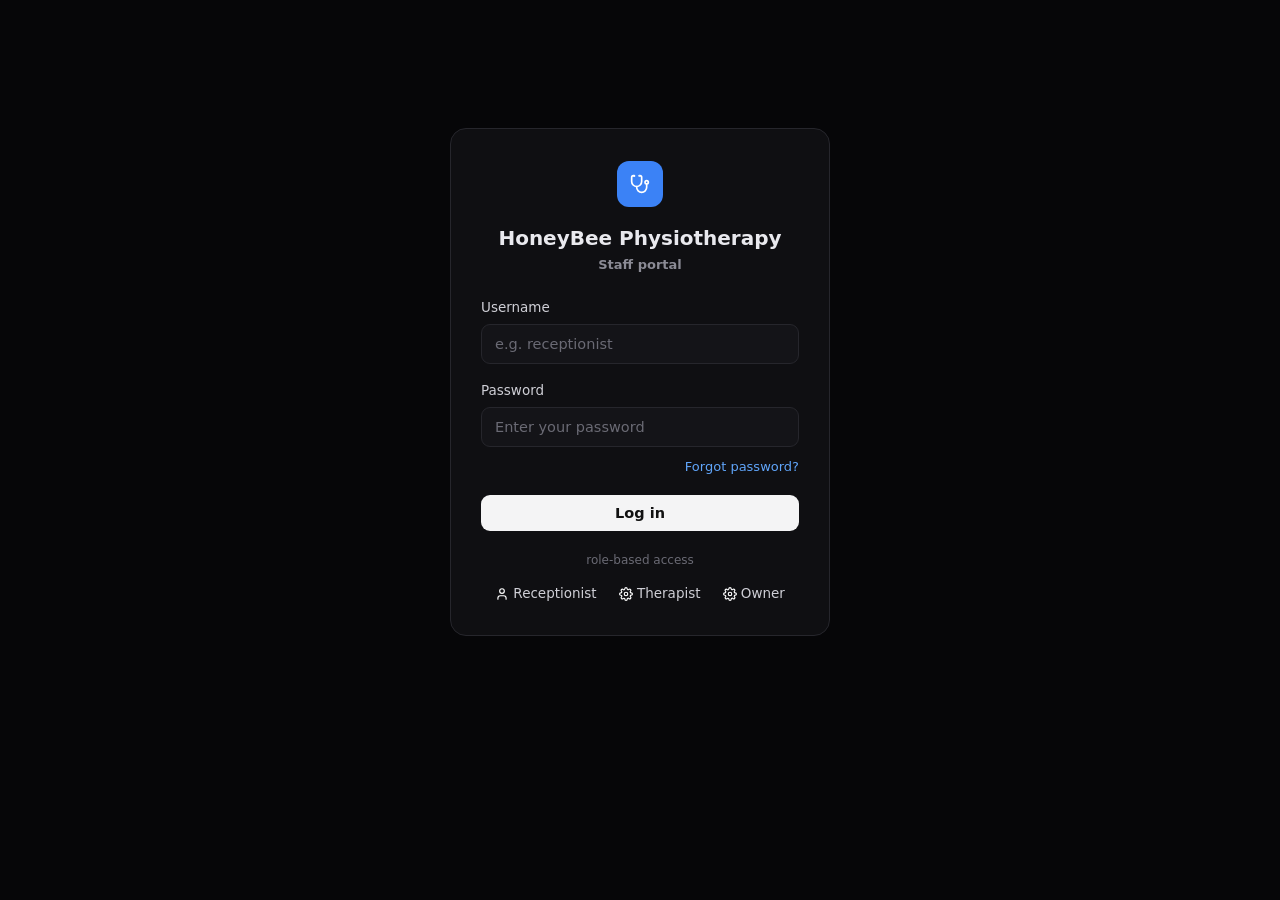
<file: index.html>
<!DOCTYPE html>
<html lang="en">
<head>
<meta charset="utf-8">
<meta name="viewport" content="width=device-width, initial-scale=1">
<title>HoneyBee Physiotherapy</title>
<link rel="stylesheet" href="styles.css">
</head>
<body>
<div class="login-wrap" data-page="login">
  <form class="login-card" id="loginForm">
    <div class="login-logo"><span class="brand-icon"><svg class="icon"><use href="icons.svg#stethoscope"/></svg></span></div>
    <h1>HoneyBee Physiotherapy</h1>
    <div class="sub">Staff portal</div>

    <div class="field">
      <label for="u">Username</label>
      <input class="input" id="u" placeholder="e.g. receptionist" autocomplete="username">
    </div>
    <div class="field">
      <label for="p">Password</label>
      <input class="input" id="p" type="password" placeholder="Enter your password" autocomplete="current-password">
    </div>
    <div class="forgot"><a href="#" id="forgot">Forgot password?</a></div>

    <div class="login-error" id="loginErr">Invalid username or password.</div>

    <button class="btn btn-full" type="submit">Log in</button>

    <div class="login-sep">role-based access</div>
    <div class="role-links">
      <a href="#" data-user="receptionist"><svg class="icon"><use href="icons.svg#user"/></svg> Receptionist</a>
      <a href="#" data-user="therapist"><svg class="icon"><use href="icons.svg#gear"/></svg> Therapist</a>
      <a href="#" data-user="owner"><svg class="icon"><use href="icons.svg#gear"/></svg> Owner</a>
    </div>
  </form>
</div>

<script>
  // Prototype auth, client-side only. Password for every account is "password".
  var routes = {
    owner:        'owner/dashboard.html',
    therapist:    'therapist/schedule.html',
    receptionist: 'receptionist/appointments.html',
    customer:     'receptionist/appointments.html'   // alias
  };
  var form = document.getElementById('loginForm');
  var err  = document.getElementById('loginErr');
  form.addEventListener('submit', function (e) {
    e.preventDefault();
    var u = document.getElementById('u').value.trim().toLowerCase();
    var p = document.getElementById('p').value;
    if (routes[u] && p === 'password') {
      location.href = routes[u];
    } else {
      err.style.display = 'block';
    }
  });
  document.querySelectorAll('[data-user]').forEach(function (a) {
    a.addEventListener('click', function (e) {
      e.preventDefault();
      document.getElementById('u').value = a.dataset.user;
      document.getElementById('p').focus();
    });
  });
</script>
<script src="app.js"></script>
</body>
</html>
</file>
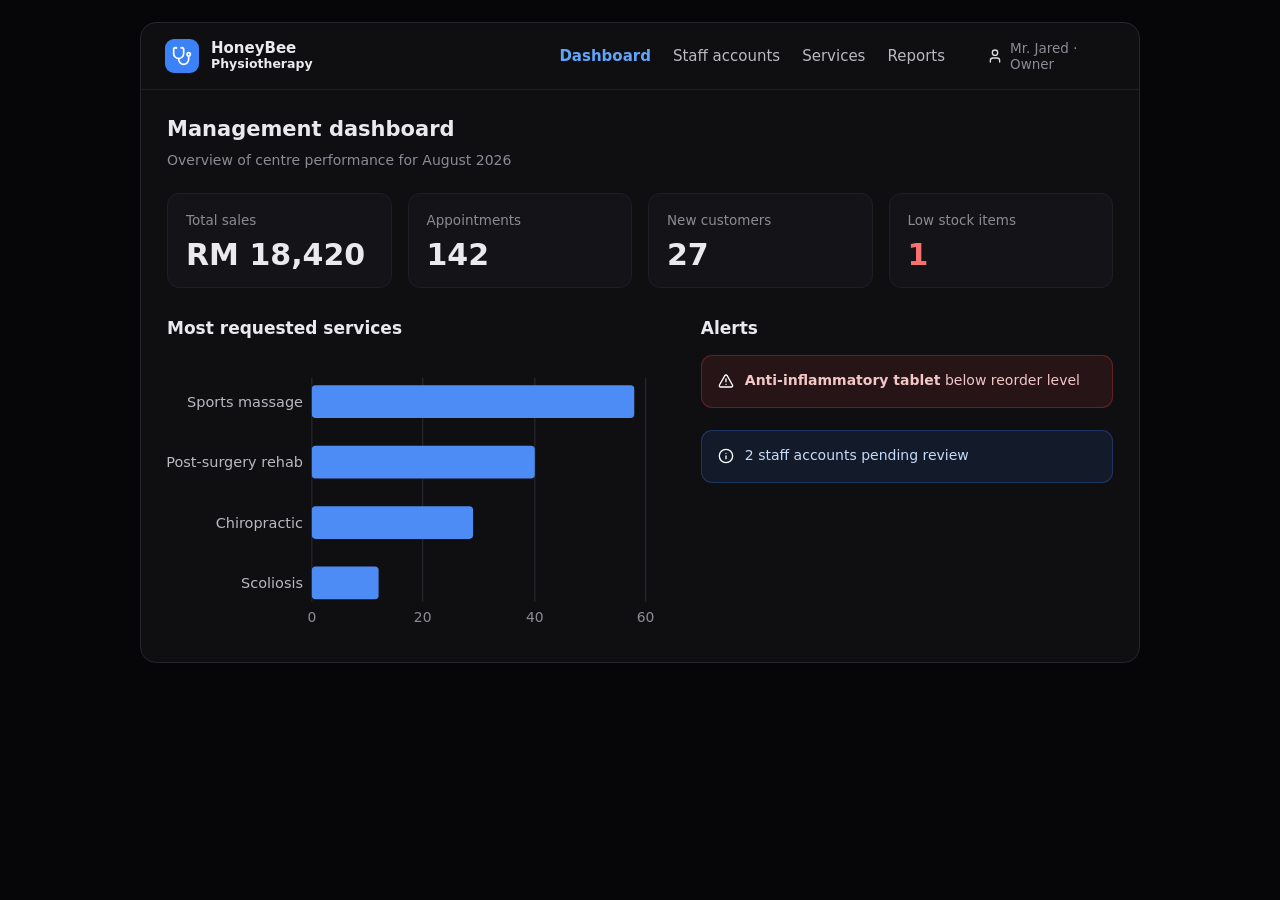
<file: owner/dashboard.html>
<!DOCTYPE html>
<html lang="en">
<head>
<meta charset="utf-8">
<meta name="viewport" content="width=device-width, initial-scale=1">
<title>Management dashboard - PCMS</title>
<link rel="stylesheet" href="../styles.css">
</head>
<body>
<div class="app">
  <header class="topbar">
    <a class="brand" href="../index.html"><span class="brand-icon"><svg class="icon"><use href="../icons.svg#stethoscope"/></svg></span><span>HoneyBee<br><small>Physiotherapy</small></span></a>
    <nav class="nav">
      <a class="active" href="dashboard.html">Dashboard</a>
      <a href="staff.html">Staff accounts</a>
      <a href="services.html">Services</a>
      <a href="reports.html">Reports</a>
    </nav>
    <div class="user"><svg class="icon avatar"><use href="../icons.svg#user"/></svg> Mr. Jared · Owner</div>
  </header>

  <main>
    <div class="page-head">
      <div>
        <h1>Management dashboard</h1>
        <p>Overview of centre performance for August 2026</p>
      </div>
    </div>

    <div class="stat-grid">
      <div class="stat-card"><div class="label">Total sales</div><div class="value">RM 18,420</div></div>
      <div class="stat-card"><div class="label">Appointments</div><div class="value">142</div></div>
      <div class="stat-card"><div class="label">New customers</div><div class="value">27</div></div>
      <div class="stat-card"><div class="label">Low stock items</div><div class="value value-red">1</div></div>
    </div>

    <div class="split split-wide" style="margin-top:28px;">
      <div>
        <h2 class="section" style="margin-top:0;">Most requested services</h2>
        <div class="chart-box">
          <svg viewBox="0 0 400 220" role="img" aria-label="Bar chart of most requested services">
            <g stroke="#26262c" stroke-width="1">
              <line x1="115" y1="18" x2="115" y2="196"/>
              <line x1="203" y1="18" x2="203" y2="196"/>
              <line x1="292" y1="18" x2="292" y2="196"/>
              <line x1="380" y1="18" x2="380" y2="196"/>
            </g>
            <g fill="#4d8cf5">
              <rect x="115" y="24" width="256" height="26" rx="3"/>
              <rect x="115" y="72" width="177" height="26" rx="3"/>
              <rect x="115" y="120" width="128" height="26" rx="3"/>
              <rect x="115" y="168" width="53"  height="26" rx="3"/>
            </g>
            <g fill="#b9b9c0" font-size="11.5" text-anchor="end">
              <text x="108" y="41">Sports massage</text>
              <text x="108" y="89">Post-surgery rehab</text>
              <text x="108" y="137">Chiropractic</text>
              <text x="108" y="185">Scoliosis</text>
            </g>
            <g fill="#8b8b95" font-size="11" text-anchor="middle">
              <text x="115" y="212">0</text><text x="203" y="212">20</text>
              <text x="292" y="212">40</text><text x="380" y="212">60</text>
            </g>
          </svg>
        </div>
      </div>

      <div>
        <h2 class="section" style="margin-top:0;">Alerts</h2>
        <div class="banner banner-red" style="margin-top:8px;">
          <span class="ico"><svg class="icon"><use href="../icons.svg#warning"/></svg></span>
          <span><strong>Anti-inflammatory tablet</strong> below reorder level</span>
        </div>
        <div class="banner banner-blue">
          <span class="ico"><svg class="icon"><use href="../icons.svg#info"/></svg></span>
          <span>2 staff accounts pending review</span>
        </div>
      </div>
    </div>
  </main>
</div>
<script src="../app.js"></script>
</body>
</html>
</file>
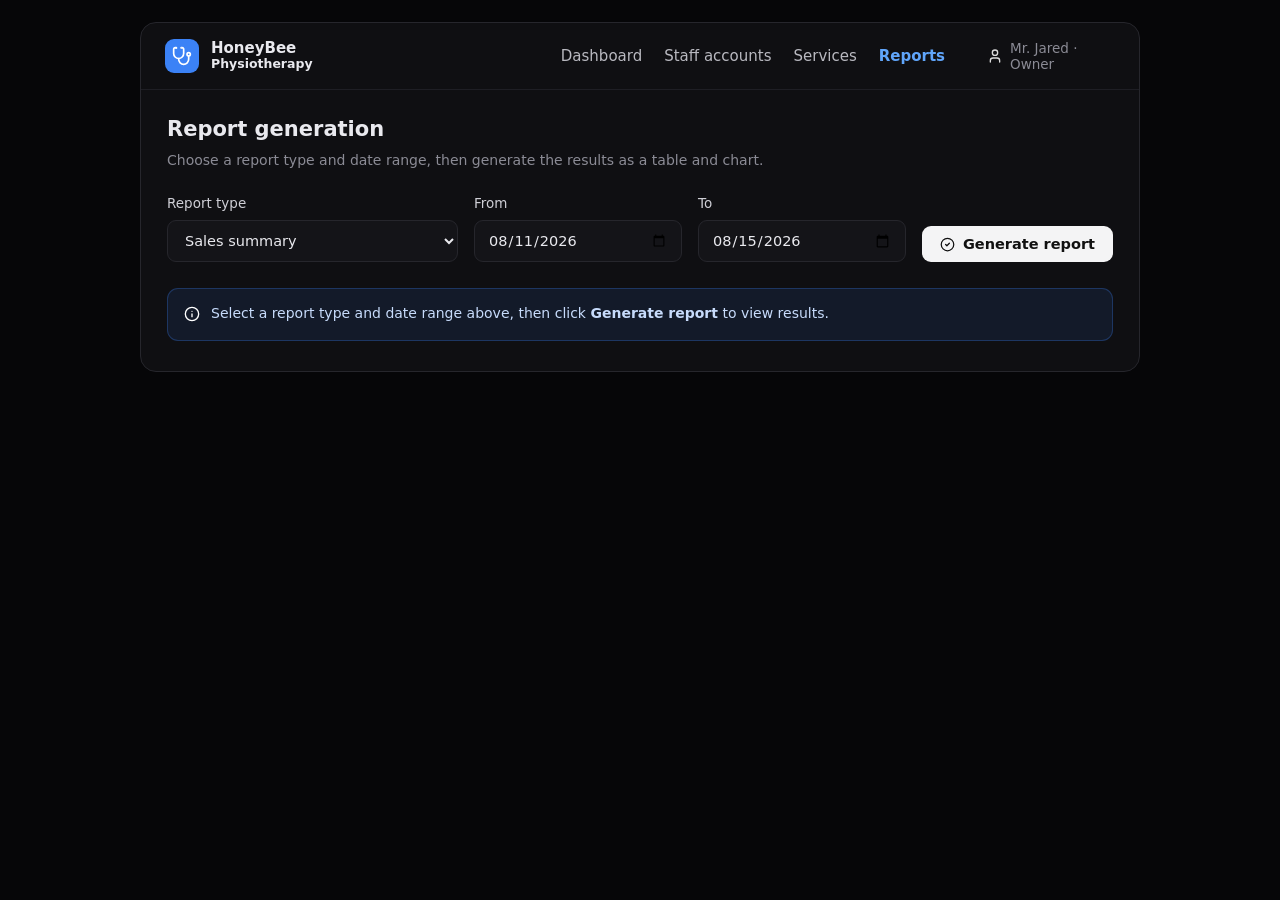
<file: owner/reports.html>
<!DOCTYPE html>
<html lang="en">
<head>
<meta charset="utf-8">
<meta name="viewport" content="width=device-width, initial-scale=1">
<title>Reports - PCMS</title>
<link rel="stylesheet" href="../styles.css">
</head>
<body>
<div class="app" data-page="reports">
  <header class="topbar">
    <a class="brand" href="../index.html"><span class="brand-icon"><svg class="icon"><use href="../icons.svg#stethoscope"/></svg></span><span>HoneyBee<br><small>Physiotherapy</small></span></a>
    <nav class="nav">
      <a href="dashboard.html">Dashboard</a>
      <a href="staff.html">Staff accounts</a>
      <a href="services.html">Services</a>
      <a class="active" href="reports.html">Reports</a>
    </nav>
    <div class="user"><svg class="icon avatar"><use href="../icons.svg#user"/></svg> Mr. Jared · Owner</div>
  </header>

  <main>
    <div class="page-head">
      <div>
        <h1>Report generation</h1>
        <p>Choose a report type and date range, then generate the results as a table and chart.</p>
      </div>
    </div>

    <div class="row" style="grid-template-columns: 1.4fr 1fr 1fr auto; align-items:end;">
      <div class="field">
        <label for="rpType">Report type</label>
        <select class="input" id="rpType">
          <option value="sales">Sales summary</option>
          <option value="appointments">Appointments</option>
          <option value="customers">Customer records</option>
          <option value="workload">Therapist workload</option>
        </select>
      </div>
      <div class="field"><label for="rpFrom">From</label><input class="input" id="rpFrom" type="date"></div>
      <div class="field"><label for="rpTo">To</label><input class="input" id="rpTo" type="date"></div>
      <button class="btn" id="rpGenerate" type="button"><svg class="icon"><use href="../icons.svg#check"/></svg> Generate report</button>
    </div>

    <div id="reportOut" style="margin-top:26px;">
      <div class="banner banner-blue">
        <span class="ico"><svg class="icon"><use href="../icons.svg#info"/></svg></span>
        <span>Select a report type and date range above, then click <strong>Generate report</strong> to view results.</span>
      </div>
    </div>
  </main>
</div>
<script src="../app.js"></script>
</body>
</html>
</file>
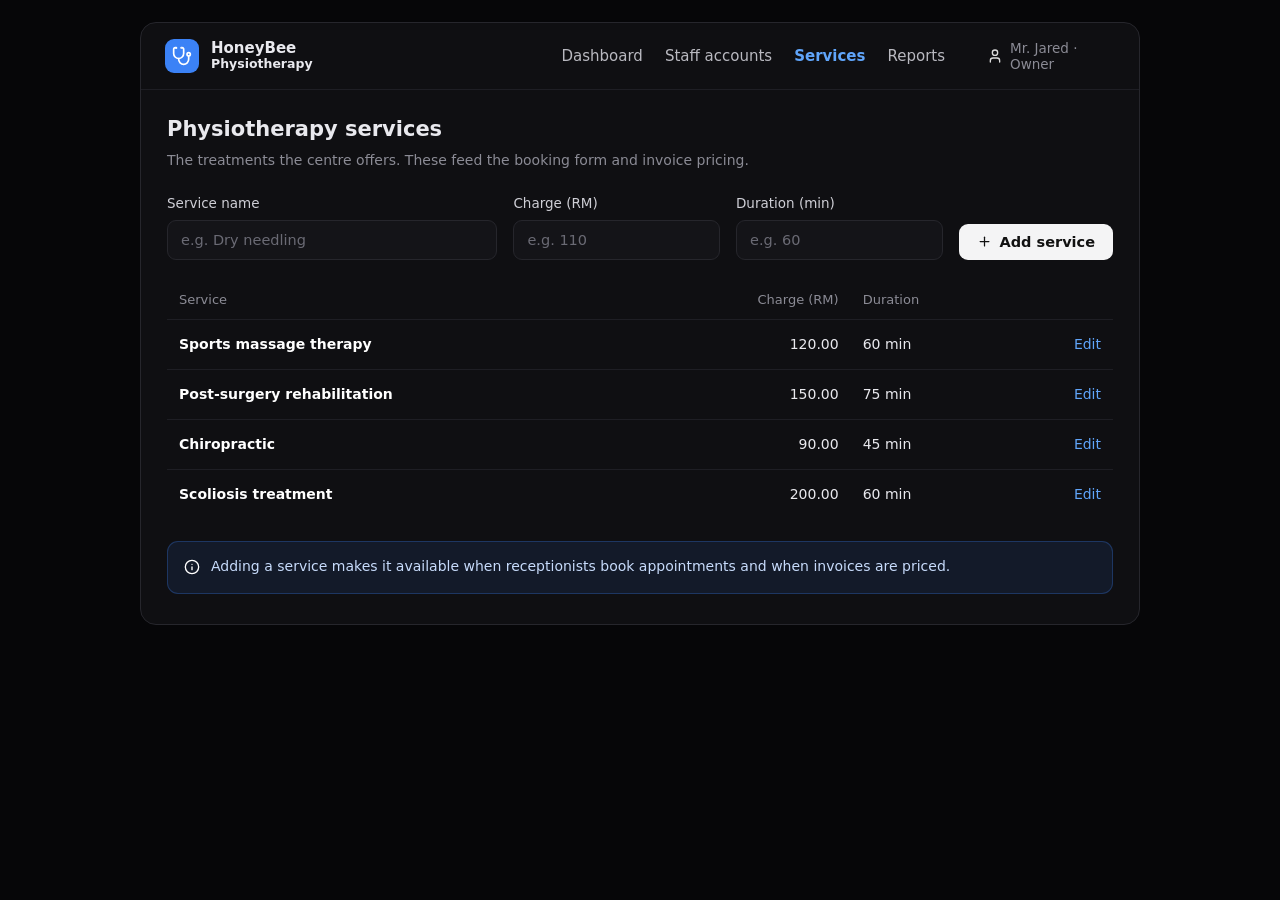
<file: owner/services.html>
<!DOCTYPE html>
<html lang="en">
<head>
<meta charset="utf-8">
<meta name="viewport" content="width=device-width, initial-scale=1">
<title>Services - PCMS</title>
<link rel="stylesheet" href="../styles.css">
</head>
<body>
<div class="app" data-page="services">
  <header class="topbar">
    <a class="brand" href="../index.html"><span class="brand-icon"><svg class="icon"><use href="../icons.svg#stethoscope"/></svg></span><span>HoneyBee<br><small>Physiotherapy</small></span></a>
    <nav class="nav">
      <a href="dashboard.html">Dashboard</a>
      <a href="staff.html">Staff accounts</a>
      <a class="active" href="services.html">Services</a>
      <a href="reports.html">Reports</a>
    </nav>
    <div class="user"><svg class="icon avatar"><use href="../icons.svg#user"/></svg> Mr. Jared · Owner</div>
  </header>

  <main>
    <div class="page-head">
      <div>
        <h1>Physiotherapy services</h1>
        <p>The treatments the centre offers. These feed the booking form and invoice pricing.</p>
      </div>
    </div>

    <div class="row" style="grid-template-columns: 1.6fr 1fr 1fr auto; align-items:end;">
      <div class="field"><label for="svcName">Service name</label><input class="input" id="svcName" placeholder="e.g. Dry needling"></div>
      <div class="field"><label for="svcCharge">Charge (RM)</label><input class="input" id="svcCharge" type="number" min="0" placeholder="e.g. 110"></div>
      <div class="field"><label for="svcDuration">Duration (min)</label><input class="input" id="svcDuration" type="number" min="0" placeholder="e.g. 60"></div>
      <button class="btn" id="svcAdd" type="button"><svg class="icon"><use href="../icons.svg#plus"/></svg> Add service</button>
    </div>

    <table class="data" style="margin-top:20px;">
      <thead>
        <tr><th>Service</th><th class="right">Charge (RM)</th><th>Duration</th><th class="right"></th></tr>
      </thead>
      <tbody id="svcRows">
        <tr><td class="name">Sports massage therapy</td><td class="right num">120.00</td><td>60 min</td><td class="right"><a href="#" data-edit>Edit</a></td></tr>
        <tr><td class="name">Post-surgery rehabilitation</td><td class="right num">150.00</td><td>75 min</td><td class="right"><a href="#" data-edit>Edit</a></td></tr>
        <tr><td class="name">Chiropractic</td><td class="right num">90.00</td><td>45 min</td><td class="right"><a href="#" data-edit>Edit</a></td></tr>
        <tr><td class="name">Scoliosis treatment</td><td class="right num">200.00</td><td>60 min</td><td class="right"><a href="#" data-edit>Edit</a></td></tr>
      </tbody>
    </table>

    <div class="banner banner-blue">
      <span class="ico"><svg class="icon"><use href="../icons.svg#info"/></svg></span>
      <span>Adding a service makes it available when receptionists book appointments and when invoices are priced.</span>
    </div>
  </main>
</div>
<script src="../app.js"></script>
</body>
</html>
</file>
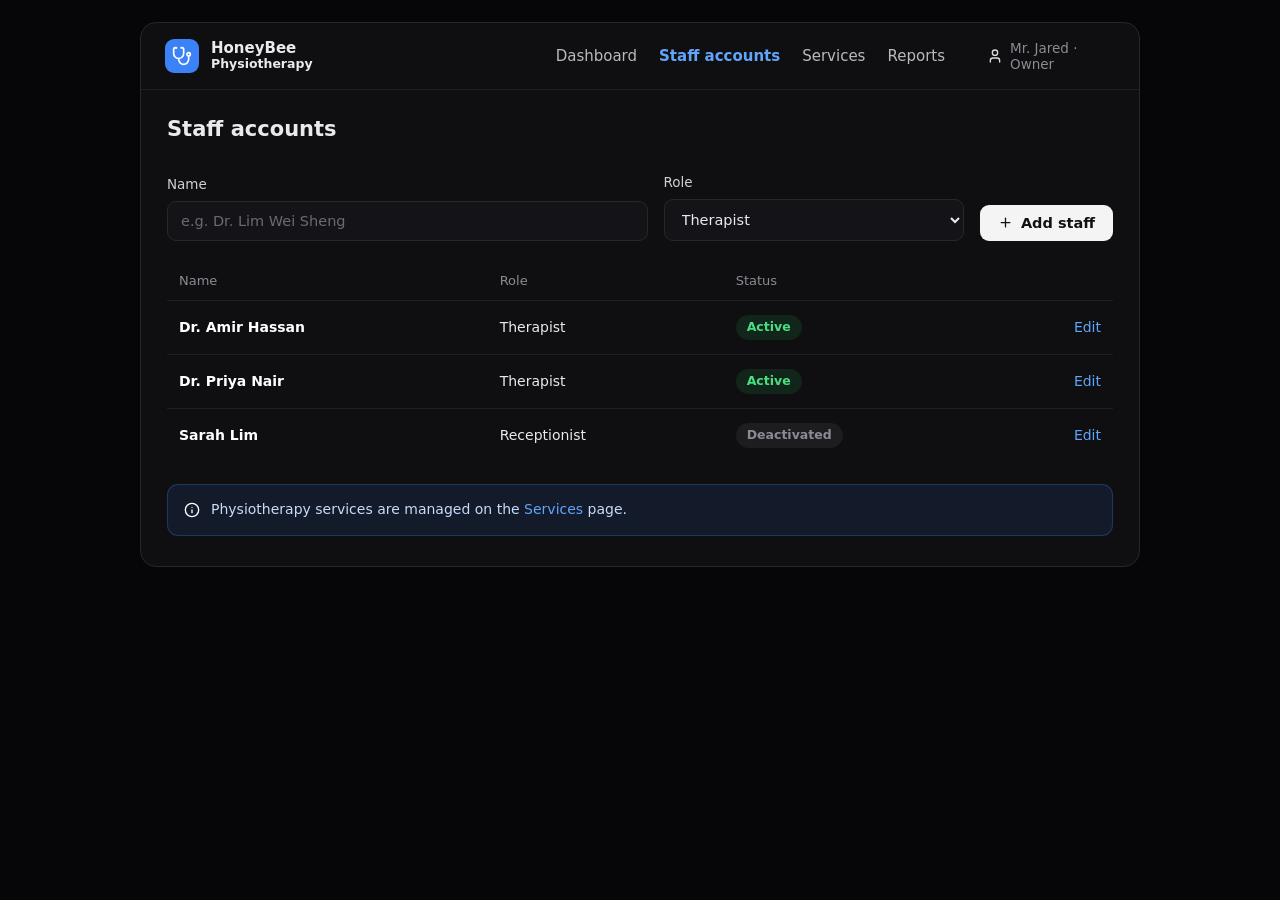
<file: owner/staff.html>
<!DOCTYPE html>
<html lang="en">
<head>
<meta charset="utf-8">
<meta name="viewport" content="width=device-width, initial-scale=1">
<title>Staff accounts - PCMS</title>
<link rel="stylesheet" href="../styles.css">
</head>
<body>
<div class="app" data-page="staff">
  <header class="topbar">
    <a class="brand" href="../index.html"><span class="brand-icon"><svg class="icon"><use href="../icons.svg#stethoscope"/></svg></span><span>HoneyBee<br><small>Physiotherapy</small></span></a>
    <nav class="nav">
      <a href="dashboard.html">Dashboard</a>
      <a class="active" href="staff.html">Staff accounts</a>
      <a href="services.html">Services</a>
      <a href="reports.html">Reports</a>
    </nav>
    <div class="user"><svg class="icon avatar"><use href="../icons.svg#user"/></svg> Mr. Jared · Owner</div>
  </header>

  <main>
    <div class="page-head">
      <div><h1>Staff accounts</h1></div>
    </div>

    <div class="row" style="grid-template-columns: 1.6fr 1fr auto; align-items:end;">
      <div class="field"><label for="stName">Name</label><input class="input" id="stName" placeholder="e.g. Dr. Lim Wei Sheng"></div>
      <div class="field">
        <label for="stRole">Role</label>
        <select class="input" id="stRole"><option>Therapist</option><option>Receptionist</option></select>
      </div>
      <button class="btn" id="stAdd" type="button"><svg class="icon"><use href="../icons.svg#plus"/></svg> Add staff</button>
    </div>

    <table class="data" style="margin-top:20px;">
      <thead>
        <tr><th>Name</th><th>Role</th><th>Status</th><th class="right"></th></tr>
      </thead>
      <tbody id="staffRows">
        <tr><td class="name">Dr. Amir Hassan</td><td>Therapist</td><td><span class="pill pill-green">Active</span></td><td class="right"><a href="#" data-toggle>Edit</a></td></tr>
        <tr><td class="name">Dr. Priya Nair</td><td>Therapist</td><td><span class="pill pill-green">Active</span></td><td class="right"><a href="#" data-toggle>Edit</a></td></tr>
        <tr><td class="name">Sarah Lim</td><td>Receptionist</td><td><span class="pill pill-grey">Deactivated</span></td><td class="right"><a href="#" data-toggle>Edit</a></td></tr>
      </tbody>
    </table>

    <div class="banner banner-blue">
      <span class="ico"><svg class="icon"><use href="../icons.svg#info"/></svg></span>
      <span>Physiotherapy services are managed on the <a href="services.html">Services</a> page.</span>
    </div>
  </main>
</div>
<script src="../app.js"></script>
</body>
</html>
</file>
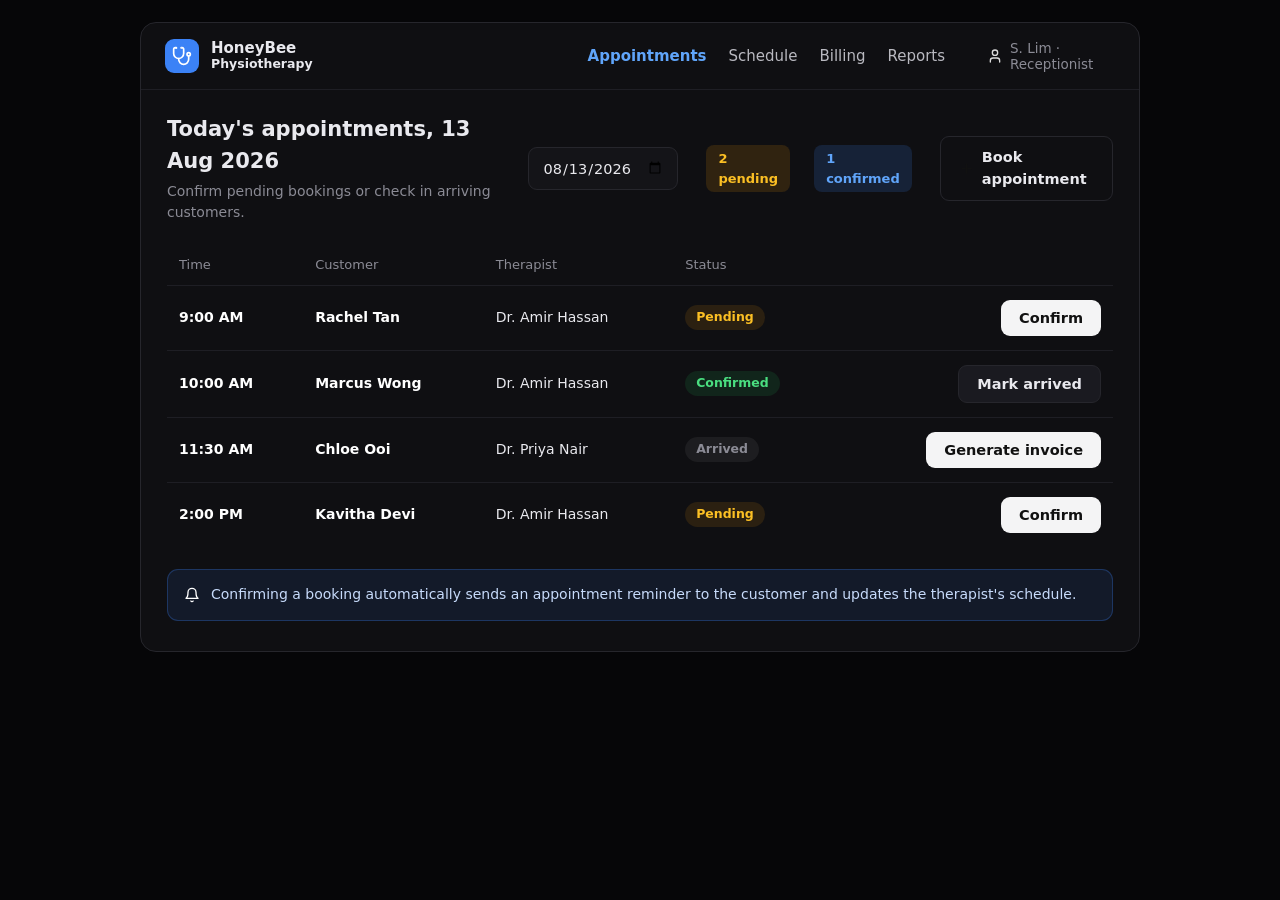
<file: receptionist/appointments.html>
<!DOCTYPE html>
<html lang="en">
<head>
<meta charset="utf-8">
<meta name="viewport" content="width=device-width, initial-scale=1">
<title>Appointments - PCMS</title>
<link rel="stylesheet" href="../styles.css">
</head>
<body>
<div class="app" data-page="appointments">
  <header class="topbar">
    <a class="brand" href="../index.html"><span class="brand-icon"><svg class="icon"><use href="../icons.svg#stethoscope"/></svg></span><span>HoneyBee<br><small>Physiotherapy</small></span></a>
    <nav class="nav">
      <a class="active" href="appointments.html">Appointments</a>
      <a href="therapist-schedule.html">Schedule</a>
      <a href="billing.html">Billing</a>
      <a href="../owner/reports.html">Reports</a>
    </nav>
    <div class="user"><svg class="icon avatar"><use href="../icons.svg#user"/></svg> S. Lim · Receptionist</div>
  </header>

  <main>
    <div class="page-head" style="align-items:center;">
      <div>
        <h1 id="apptHead">Appointments</h1>
        <p>Confirm pending bookings or check in arriving customers.</p>
      </div>
      <div class="spacer"></div>
      <input class="input" id="apptDate" type="date" style="width:150px; margin-right:12px;">
      <span class="chip chip-amber" id="chipPending">0 pending</span>
      <span class="chip chip-blue" id="chipConfirmed" style="margin-left:8px;">0 confirmed</span>
      <a class="btn btn-ghost" href="booking.html" style="margin-left:12px;"><svg class="icon"><use href="../icons.svg#plus"/></svg> Book appointment</a>
    </div>

    <table class="data">
      <thead>
        <tr><th>Time</th><th>Customer</th><th>Therapist</th><th>Status</th><th class="right"></th></tr>
      </thead>
      <tbody id="apptRows"></tbody>
    </table>

    <div class="banner banner-blue">
      <span class="ico"><svg class="icon"><use href="../icons.svg#bell"/></svg></span>
      <span>Confirming a booking automatically sends an appointment reminder to the customer and updates the therapist's schedule.</span>
    </div>
  </main>
</div>
<script src="../app.js"></script>
</body>
</html>
</file>
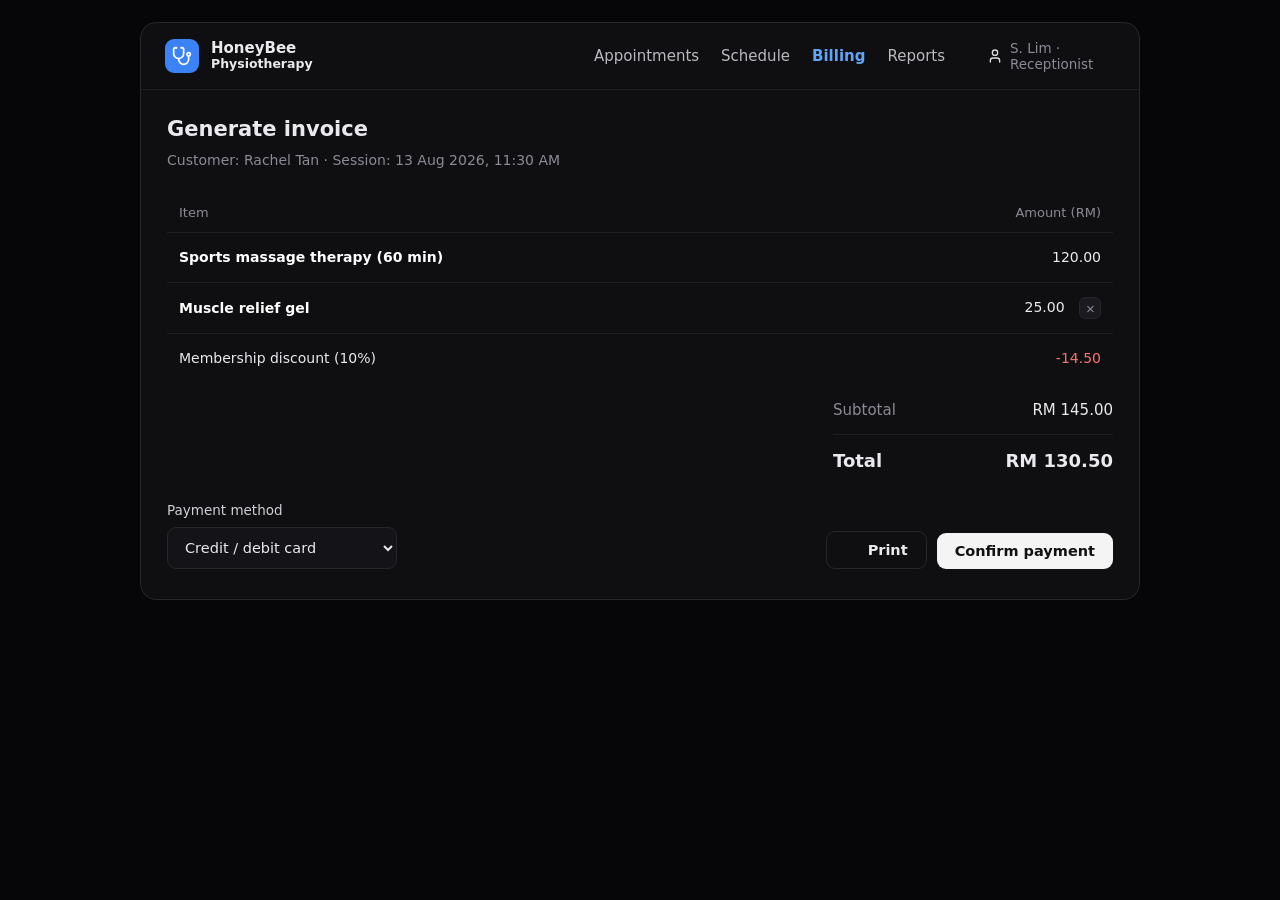
<file: receptionist/billing.html>
<!DOCTYPE html>
<html lang="en">
<head>
<meta charset="utf-8">
<meta name="viewport" content="width=device-width, initial-scale=1">
<title>Billing - PCMS</title>
<link rel="stylesheet" href="../styles.css">
</head>
<body>
<div class="app" data-page="billing">
  <header class="topbar">
    <a class="brand" href="../index.html"><span class="brand-icon"><svg class="icon"><use href="../icons.svg#stethoscope"/></svg></span><span>HoneyBee<br><small>Physiotherapy</small></span></a>
    <nav class="nav">
      <a href="appointments.html">Appointments</a>
      <a href="therapist-schedule.html">Schedule</a>
      <a class="active" href="billing.html">Billing</a>
      <a href="../owner/reports.html">Reports</a>
    </nav>
    <div class="user"><svg class="icon avatar"><use href="../icons.svg#user"/></svg> S. Lim · Receptionist</div>
  </header>

  <main>
    <div class="page-head">
      <div>
        <h1>Generate invoice</h1>
        <p id="billHead">Customer: Rachel Tan · Session: 13 Aug 2026, 11:30 AM</p>
      </div>
    </div>

    <table class="data">
      <thead>
        <tr><th>Item</th><th class="right">Amount (RM)</th></tr>
      </thead>
      <tbody id="billRows"></tbody>
    </table>

    <div class="invoice-summary">
      <div class="line"><span>Subtotal</span><span id="billSub">RM 0.00</span></div>
      <div class="line total"><span>Total</span><span id="billTotal">RM 0.00</span></div>
    </div>

    <div id="billActions" style="display:flex; align-items:flex-end; margin-top:20px; gap:10px;">
      <div class="field" style="width:230px;">
        <label for="payMethod">Payment method</label>
        <select class="input" id="payMethod">
          <option>Credit / debit card</option>
          <option>Cash</option>
          <option>E-wallet</option>
        </select>
      </div>
      <div class="spacer" style="margin-left:auto;"></div>
      <button class="btn btn-ghost" id="btnPrint" type="button"><svg class="icon"><use href="../icons.svg#printer"/></svg> Print</button>
      <button class="btn" id="btnPay" type="button">Confirm payment</button>
    </div>
  </main>
</div>
<script src="../app.js"></script>
</body>
</html>
</file>
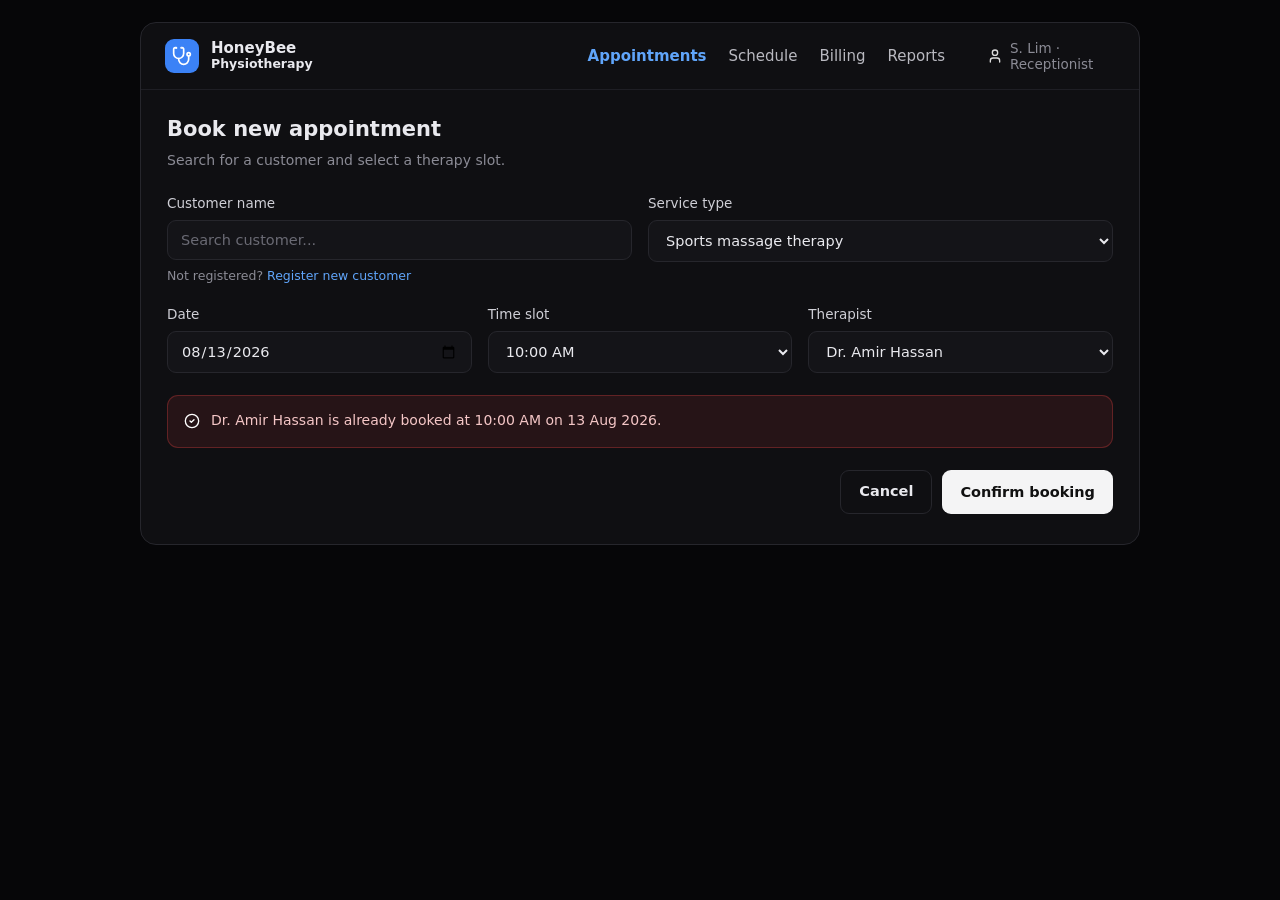
<file: receptionist/booking.html>
<!DOCTYPE html>
<html lang="en">
<head>
<meta charset="utf-8">
<meta name="viewport" content="width=device-width, initial-scale=1">
<title>Book appointment - PCMS</title>
<link rel="stylesheet" href="../styles.css">
</head>
<body>
<div class="app" data-page="booking">
  <header class="topbar">
    <a class="brand" href="../index.html"><span class="brand-icon"><svg class="icon"><use href="../icons.svg#stethoscope"/></svg></span><span>HoneyBee<br><small>Physiotherapy</small></span></a>
    <nav class="nav">
      <a class="active" href="appointments.html">Appointments</a>
      <a href="therapist-schedule.html">Schedule</a>
      <a href="billing.html">Billing</a>
      <a href="../owner/reports.html">Reports</a>
    </nav>
    <div class="user"><svg class="icon avatar"><use href="../icons.svg#user"/></svg> S. Lim · Receptionist</div>
  </header>

  <main>
    <div class="page-head">
      <div>
        <h1>Book new appointment</h1>
        <p>Search for a customer and select a therapy slot.</p>
      </div>
    </div>

    <div class="row row-2" style="margin-bottom:18px;">
      <div class="field">
        <label for="bkCustomer">Customer name</label>
        <input class="input" id="bkCustomer" placeholder="Search customer...">
        <div class="muted" style="font-size:12.5px;">Not registered? <a href="register.html">Register new customer</a></div>
      </div>
      <div class="field">
        <label for="bkService">Service type</label>
        <select class="input" id="bkService">
          <option>Sports massage therapy</option>
          <option>Post-surgery rehabilitation</option>
          <option>Chiropractic</option>
          <option>Scoliosis treatment</option>
        </select>
      </div>
    </div>

    <div class="row row-3" style="margin-bottom:20px;">
      <div class="field"><label for="bkDate">Date</label><input class="input" id="bkDate" type="date"></div>
      <div class="field">
        <label for="bkTime">Time slot</label>
        <select class="input" id="bkTime">
          <option>9:00 AM</option>
          <option selected>10:00 AM</option>
          <option>11:00 AM</option>
          <option>11:30 AM</option>
          <option>2:00 PM</option>
          <option>3:00 PM</option>
        </select>
      </div>
      <div class="field">
        <label for="bkTherapist">Therapist</label>
        <select class="input" id="bkTherapist">
          <option>Dr. Amir Hassan</option>
          <option>Dr. Priya Nair</option>
        </select>
      </div>
    </div>

    <div class="banner banner-green" id="bkAvail">
      <span class="ico"><svg class="icon"><use href="../icons.svg#check"/></svg></span>
      <span class="msg">Dr. Amir Hassan is available at this time.</span>
    </div>

    <div style="display:flex; justify-content:flex-end; gap:10px; margin-top:22px;">
      <a class="btn btn-ghost" href="appointments.html">Cancel</a>
      <button class="btn" id="bkConfirm" type="button">Confirm booking</button>
    </div>
  </main>
</div>
<script src="../app.js"></script>
</body>
</html>
</file>
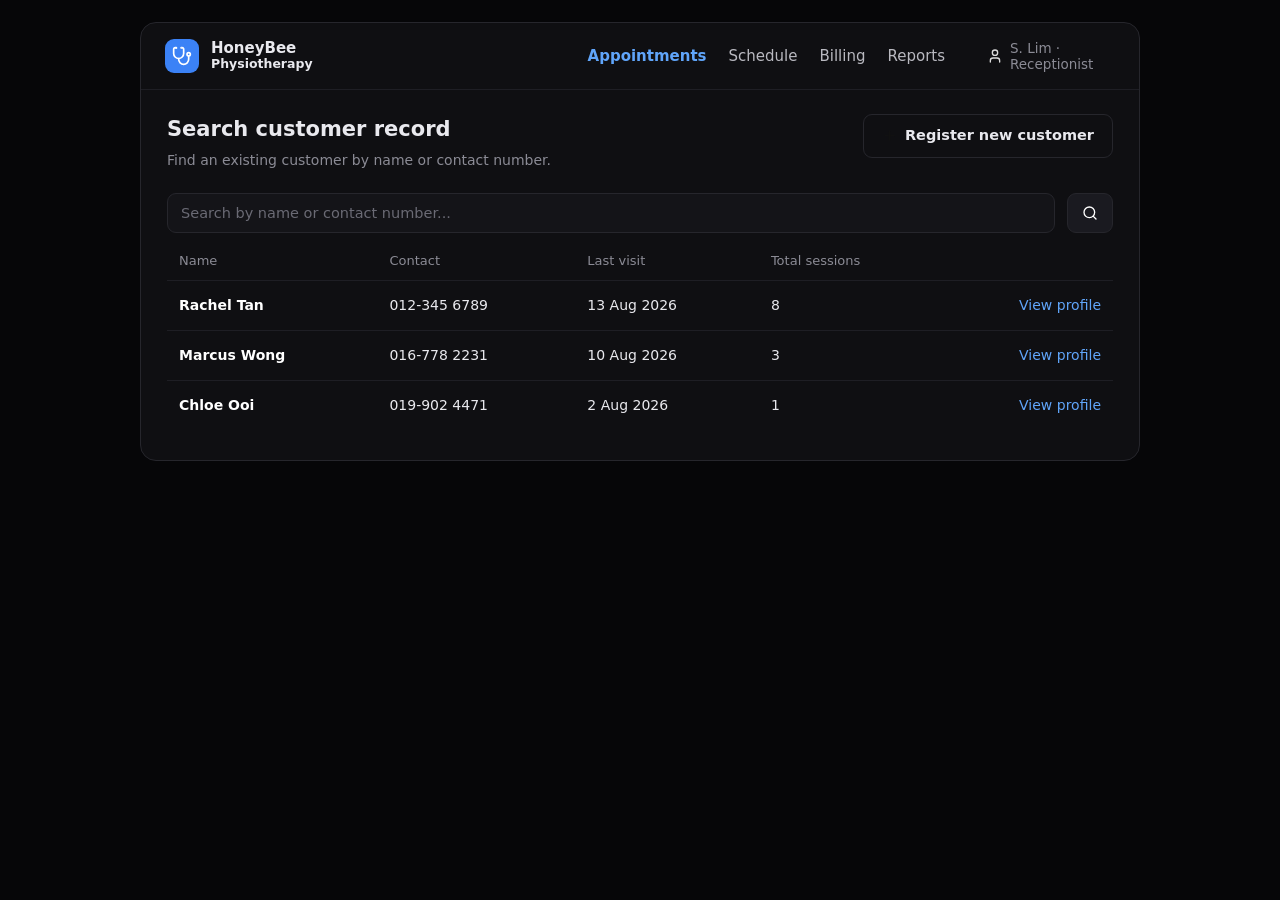
<file: receptionist/customers.html>
<!DOCTYPE html>
<html lang="en">
<head>
<meta charset="utf-8">
<meta name="viewport" content="width=device-width, initial-scale=1">
<title>Customers - PCMS</title>
<link rel="stylesheet" href="../styles.css">
</head>
<body>
<div class="app" data-page="customers">
  <header class="topbar">
    <a class="brand" href="../index.html"><span class="brand-icon"><svg class="icon"><use href="../icons.svg#stethoscope"/></svg></span><span>HoneyBee<br><small>Physiotherapy</small></span></a>
    <nav class="nav">
      <a class="active" href="appointments.html">Appointments</a>
      <a href="therapist-schedule.html">Schedule</a>
      <a href="billing.html">Billing</a>
      <a href="../owner/reports.html">Reports</a>
    </nav>
    <div class="user"><svg class="icon avatar"><use href="../icons.svg#user"/></svg> S. Lim · Receptionist</div>
  </header>

  <main>
    <div class="page-head">
      <div>
        <h1>Search customer record</h1>
        <p>Find an existing customer by name or contact number.</p>
      </div>
      <div class="spacer"></div>
      <a class="btn btn-ghost" href="register.html"><svg class="icon"><use href="../icons.svg#plus"/></svg> Register new customer</a>
    </div>

    <div class="searchbar">
      <input class="input" id="custSearch" placeholder="Search by name or contact number...">
      <button class="icon-btn" id="custSearchBtn" type="button"><svg class="icon"><use href="../icons.svg#search"/></svg></button>
    </div>

    <table class="data">
      <thead>
        <tr><th>Name</th><th>Contact</th><th>Last visit</th><th>Total sessions</th><th class="right"></th></tr>
      </thead>
      <tbody id="custRows"></tbody>
    </table>
  </main>
</div>
<script src="../app.js"></script>
</body>
</html>
</file>
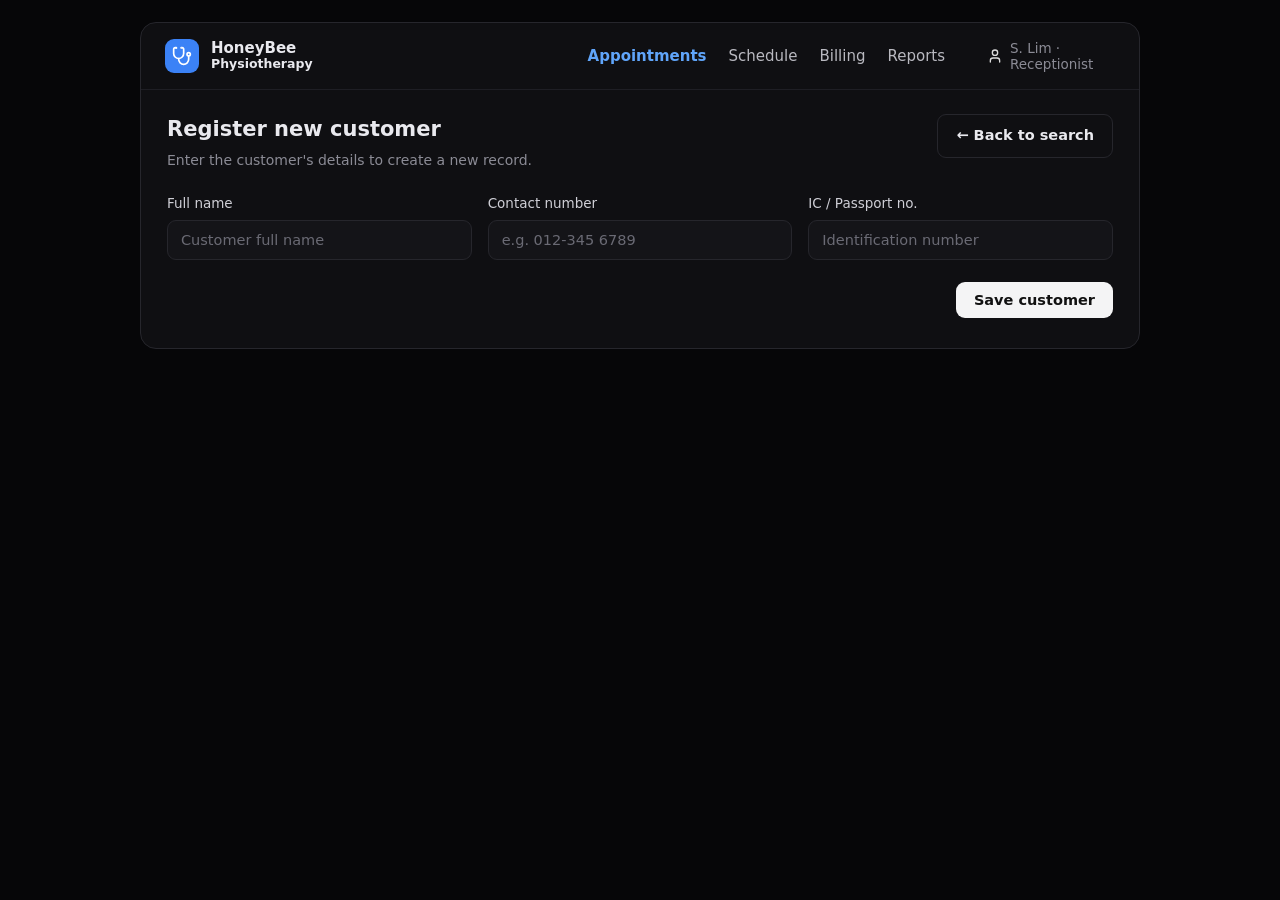
<file: receptionist/register.html>
<!DOCTYPE html>
<html lang="en">
<head>
<meta charset="utf-8">
<meta name="viewport" content="width=device-width, initial-scale=1">
<title>Register new customer - PCMS</title>
<link rel="stylesheet" href="../styles.css">
</head>
<body>
<div class="app" data-page="register">
  <header class="topbar">
    <a class="brand" href="../index.html"><span class="brand-icon"><svg class="icon"><use href="../icons.svg#stethoscope"/></svg></span><span>HoneyBee<br><small>Physiotherapy</small></span></a>
    <nav class="nav">
      <a class="active" href="appointments.html">Appointments</a>
      <a href="therapist-schedule.html">Schedule</a>
      <a href="billing.html">Billing</a>
      <a href="../owner/reports.html">Reports</a>
    </nav>
    <div class="user"><svg class="icon avatar"><use href="../icons.svg#user"/></svg> S. Lim · Receptionist</div>
  </header>

  <main>
    <div class="page-head">
      <div>
        <h1>Register new customer</h1>
        <p>Enter the customer's details to create a new record.</p>
      </div>
      <div class="spacer"></div>
      <a class="btn btn-ghost" href="customers.html">← Back to search</a>
    </div>

    <div class="row row-3">
      <div class="field"><label for="regName">Full name</label><input class="input" id="regName" placeholder="Customer full name"></div>
      <div class="field"><label for="regContact">Contact number</label><input class="input" id="regContact" placeholder="e.g. 012-345 6789"></div>
      <div class="field"><label for="regIc">IC / Passport no.</label><input class="input" id="regIc" placeholder="Identification number"></div>
    </div>

    <div style="text-align:right; margin-top:22px;">
      <button class="btn" id="saveCustomer" type="button">Save customer</button>
    </div>
  </main>
</div>
<script src="../app.js"></script>
</body>
</html>
</file>
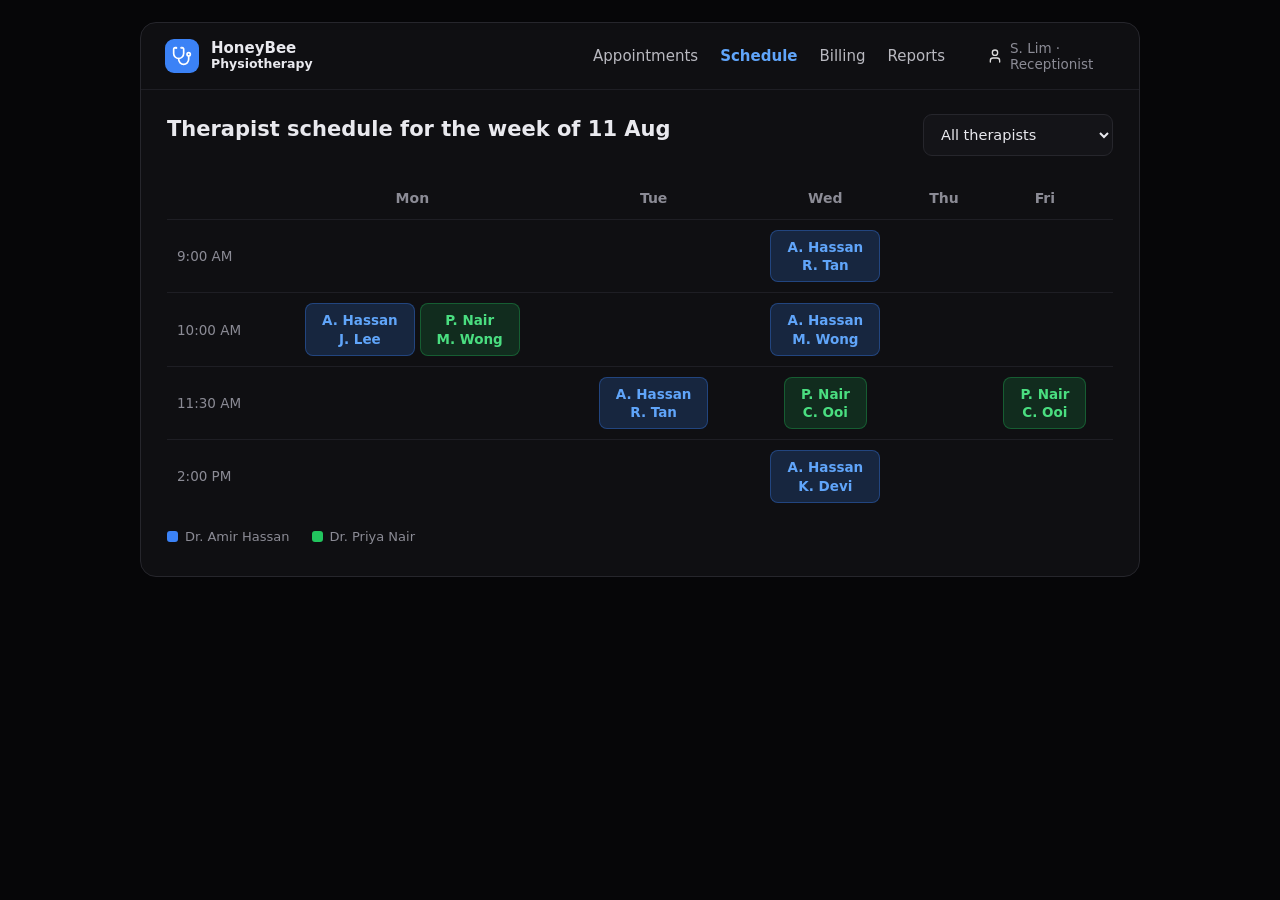
<file: receptionist/therapist-schedule.html>
<!DOCTYPE html>
<html lang="en">
<head>
<meta charset="utf-8">
<meta name="viewport" content="width=device-width, initial-scale=1">
<title>Therapist schedule - PCMS</title>
<link rel="stylesheet" href="../styles.css">
</head>
<body>
<div class="app" data-page="recept-schedule">
  <header class="topbar">
    <a class="brand" href="../index.html"><span class="brand-icon"><svg class="icon"><use href="../icons.svg#stethoscope"/></svg></span><span>HoneyBee<br><small>Physiotherapy</small></span></a>
    <nav class="nav">
      <a href="appointments.html">Appointments</a>
      <a class="active" href="therapist-schedule.html">Schedule</a>
      <a href="billing.html">Billing</a>
      <a href="../owner/reports.html">Reports</a>
    </nav>
    <div class="user"><svg class="icon avatar"><use href="../icons.svg#user"/></svg> S. Lim · Receptionist</div>
  </header>

  <main>
    <div class="page-head">
      <div>
        <h1>Therapist schedule for the week of 11 Aug</h1>
      </div>
      <div class="spacer"></div>
      <select class="input" id="schedFilter" style="width:190px;">
        <option>All therapists</option>
        <option>Dr. Amir Hassan</option>
        <option>Dr. Priya Nair</option>
      </select>
    </div>

    <table class="sched">
      <thead>
        <tr><th class="corner"></th><th>Mon</th><th>Tue</th><th>Wed</th><th>Thu</th><th>Fri</th></tr>
      </thead>
      <tbody id="schedBody"></tbody>
    </table>

    <div class="legend">
      <span><span class="dot dot-blue"></span>Dr. Amir Hassan</span>
      <span><span class="dot dot-green"></span>Dr. Priya Nair</span>
    </div>
  </main>
</div>
<script src="../app.js"></script>
</body>
</html>
</file>
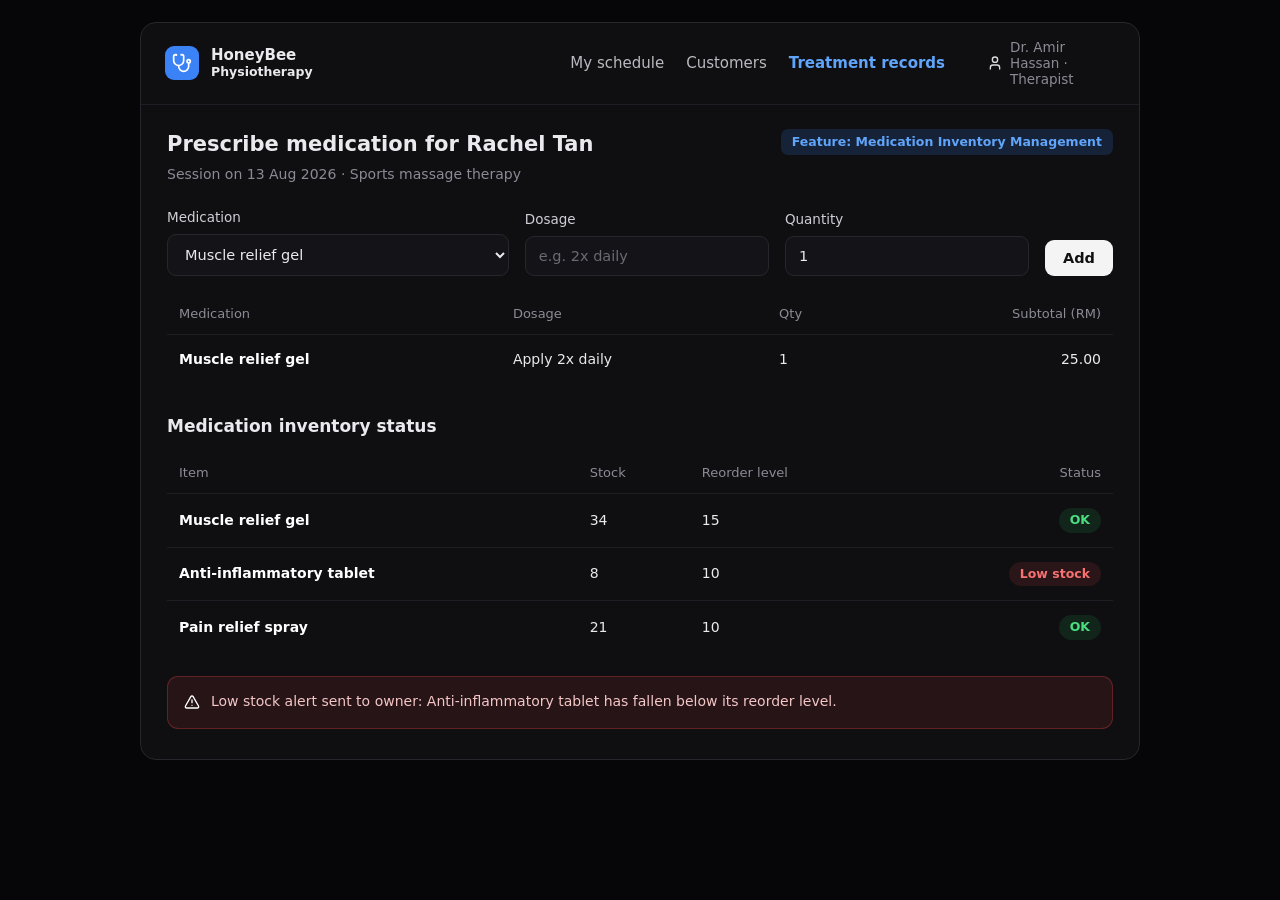
<file: therapist/medication.html>
<!DOCTYPE html>
<html lang="en">
<head>
<meta charset="utf-8">
<meta name="viewport" content="width=device-width, initial-scale=1">
<title>Prescribe medication - PCMS</title>
<link rel="stylesheet" href="../styles.css">
</head>
<body>
<div class="app" data-page="medication">
  <header class="topbar">
    <a class="brand" href="../index.html"><span class="brand-icon"><svg class="icon"><use href="../icons.svg#stethoscope"/></svg></span><span>HoneyBee<br><small>Physiotherapy</small></span></a>
    <nav class="nav">
      <a href="schedule.html">My schedule</a>
      <a href="../receptionist/customers.html">Customers</a>
      <a class="active" href="treatment-record.html">Treatment records</a>
    </nav>
    <div class="user"><svg class="icon avatar"><use href="../icons.svg#user"/></svg> Dr. Amir Hassan · Therapist</div>
  </header>

  <main>
    <div class="page-head">
      <div>
        <h1>Prescribe medication for Rachel Tan</h1>
        <p>Session on 13 Aug 2026 · Sports massage therapy</p>
      </div>
      <div class="spacer"></div>
      <span class="tag">Feature: Medication Inventory Management</span>
    </div>

    <div class="row" style="grid-template-columns: 1.4fr 1fr 1fr auto; align-items:end;">
      <div class="field">
        <label for="medName">Medication</label>
        <select class="input" id="medName">
          <option>Muscle relief gel</option>
          <option>Anti-inflammatory tablet</option>
          <option>Pain relief spray</option>
        </select>
      </div>
      <div class="field"><label for="medDose">Dosage</label><input class="input" id="medDose" placeholder="e.g. 2x daily"></div>
      <div class="field"><label for="medQty">Quantity</label><input class="input" id="medQty" type="number" value="1"></div>
      <button class="btn" id="medAdd" type="button">Add</button>
    </div>

    <table class="data" style="margin-top:18px;">
      <thead>
        <tr><th>Medication</th><th>Dosage</th><th>Qty</th><th class="right">Subtotal (RM)</th></tr>
      </thead>
      <tbody id="medRows">
        <tr><td class="name">Muscle relief gel</td><td>Apply 2x daily</td><td class="num">1</td><td class="right num">25.00</td></tr>
      </tbody>
    </table>

    <h2 class="section">Medication inventory status</h2>
    <table class="data">
      <thead>
        <tr><th>Item</th><th>Stock</th><th>Reorder level</th><th class="right">Status</th></tr>
      </thead>
      <tbody id="medInv">
        <tr><td class="name">Muscle relief gel</td><td class="num">34</td><td class="num">15</td><td class="right"><span class="pill pill-green">OK</span></td></tr>
        <tr><td class="name">Anti-inflammatory tablet</td><td class="num">8</td><td class="num">10</td><td class="right"><span class="pill pill-red">Low stock</span></td></tr>
        <tr><td class="name">Pain relief spray</td><td class="num">21</td><td class="num">10</td><td class="right"><span class="pill pill-green">OK</span></td></tr>
      </tbody>
    </table>

    <div class="banner banner-red">
      <span class="ico"><svg class="icon"><use href="../icons.svg#warning"/></svg></span>
      <span>Low stock alert sent to owner: Anti-inflammatory tablet has fallen below its reorder level.</span>
    </div>
  </main>
</div>
<script src="../app.js"></script>
</body>
</html>
</file>
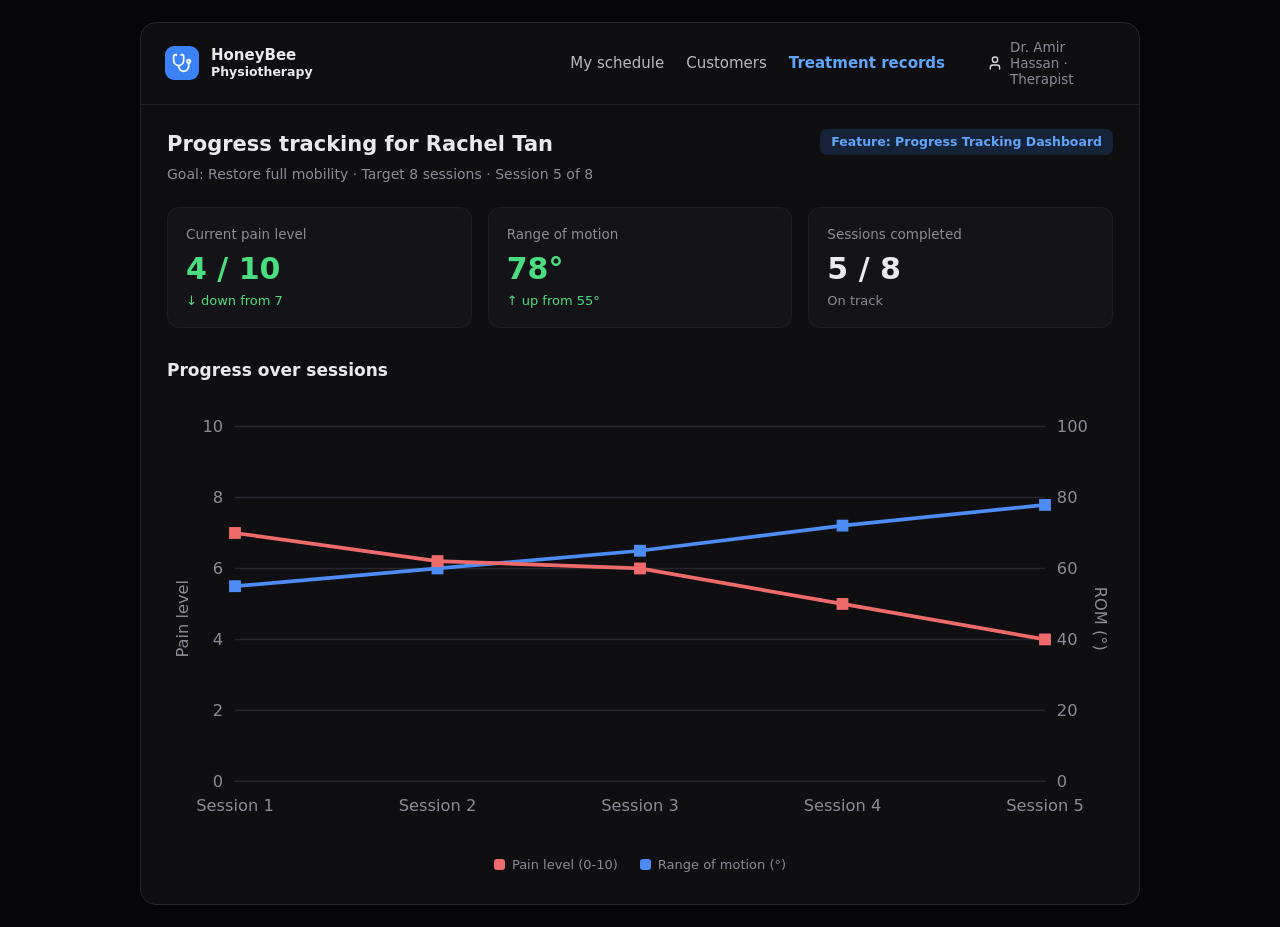
<file: therapist/progress.html>
<!DOCTYPE html>
<html lang="en">
<head>
<meta charset="utf-8">
<meta name="viewport" content="width=device-width, initial-scale=1">
<title>Progress tracking - PCMS</title>
<link rel="stylesheet" href="../styles.css">
</head>
<body>
<div class="app">
  <header class="topbar">
    <a class="brand" href="../index.html"><span class="brand-icon"><svg class="icon"><use href="../icons.svg#stethoscope"/></svg></span><span>HoneyBee<br><small>Physiotherapy</small></span></a>
    <nav class="nav">
      <a href="schedule.html">My schedule</a>
      <a href="../receptionist/customers.html">Customers</a>
      <a class="active" href="treatment-record.html">Treatment records</a>
    </nav>
    <div class="user"><svg class="icon avatar"><use href="../icons.svg#user"/></svg> Dr. Amir Hassan · Therapist</div>
  </header>

  <main>
    <div class="page-head">
      <div>
        <h1>Progress tracking for Rachel Tan</h1>
        <p>Goal: Restore full mobility · Target 8 sessions · Session 5 of 8</p>
      </div>
      <div class="spacer"></div>
      <span class="tag">Feature: Progress Tracking Dashboard</span>
    </div>

    <div class="stat-grid" style="grid-template-columns:repeat(3,1fr);">
      <div class="stat-card">
        <div class="label">Current pain level</div>
        <div class="value value-green">4 / 10</div>
        <div class="delta delta-green">↓ down from 7</div>
      </div>
      <div class="stat-card">
        <div class="label">Range of motion</div>
        <div class="value value-green">78°</div>
        <div class="delta delta-green">↑ up from 55°</div>
      </div>
      <div class="stat-card">
        <div class="label">Sessions completed</div>
        <div class="value">5 / 8</div>
        <div class="delta muted">On track</div>
      </div>
    </div>

    <h2 class="section">Progress over sessions</h2>
    <div class="chart-box">
      <svg viewBox="0 0 640 300" role="img" aria-label="Line chart of pain level and range of motion over 5 sessions">
        <!-- gridlines + left/right ticks -->
        <g stroke="#26262c" stroke-width="1">
          <line x1="46" y1="20"  x2="594" y2="20"/>
          <line x1="46" y1="68"  x2="594" y2="68"/>
          <line x1="46" y1="116" x2="594" y2="116"/>
          <line x1="46" y1="164" x2="594" y2="164"/>
          <line x1="46" y1="212" x2="594" y2="212"/>
          <line x1="46" y1="260" x2="594" y2="260"/>
        </g>
        <g fill="#8b8b95" font-size="11" text-anchor="end">
          <text x="38" y="24">10</text><text x="38" y="72">8</text><text x="38" y="120">6</text>
          <text x="38" y="168">4</text><text x="38" y="216">2</text><text x="38" y="264">0</text>
        </g>
        <g fill="#8b8b95" font-size="11" text-anchor="start">
          <text x="602" y="24">100</text><text x="602" y="72">80</text><text x="602" y="120">60</text>
          <text x="602" y="168">40</text><text x="602" y="216">20</text><text x="602" y="264">0</text>
        </g>
        <g fill="#8b8b95" font-size="11" text-anchor="middle">
          <text x="46" y="280">Session 1</text><text x="183" y="280">Session 2</text>
          <text x="320" y="280">Session 3</text><text x="457" y="280">Session 4</text>
          <text x="594" y="280">Session 5</text>
        </g>
        <!-- ROM (blue, rising) -->
        <polyline fill="none" stroke="#4d8cf5" stroke-width="2.5"
          points="46,128 183,116 320,104 457,87 594,73"/>
        <g fill="#4d8cf5">
          <rect x="42" y="124" width="8" height="8"/><rect x="179" y="112" width="8" height="8"/>
          <rect x="316" y="100" width="8" height="8"/><rect x="453" y="83" width="8" height="8"/>
          <rect x="590" y="69" width="8" height="8"/>
        </g>
        <!-- Pain (red, falling) -->
        <polyline fill="none" stroke="#ef6b6b" stroke-width="2.5"
          points="46,92 183,111 320,116 457,140 594,164"/>
        <g fill="#ef6b6b">
          <rect x="42" y="88" width="8" height="8"/><rect x="179" y="107" width="8" height="8"/>
          <rect x="316" y="112" width="8" height="8"/><rect x="453" y="136" width="8" height="8"/>
          <rect x="590" y="160" width="8" height="8"/>
        </g>
        <!-- axis titles -->
        <text x="14" y="150" fill="#8b8b95" font-size="11" text-anchor="middle" transform="rotate(-90 14 150)">Pain level</text>
        <text x="628" y="150" fill="#8b8b95" font-size="11" text-anchor="middle" transform="rotate(90 628 150)">ROM (°)</text>
      </svg>
    </div>
    <div class="legend" style="justify-content:center;">
      <span><span class="dot" style="background:#ef6b6b"></span>Pain level (0-10)</span>
      <span><span class="dot" style="background:#4d8cf5"></span>Range of motion (°)</span>
    </div>
  </main>
</div>
<script src="../app.js"></script>
</body>
</html>
</file>
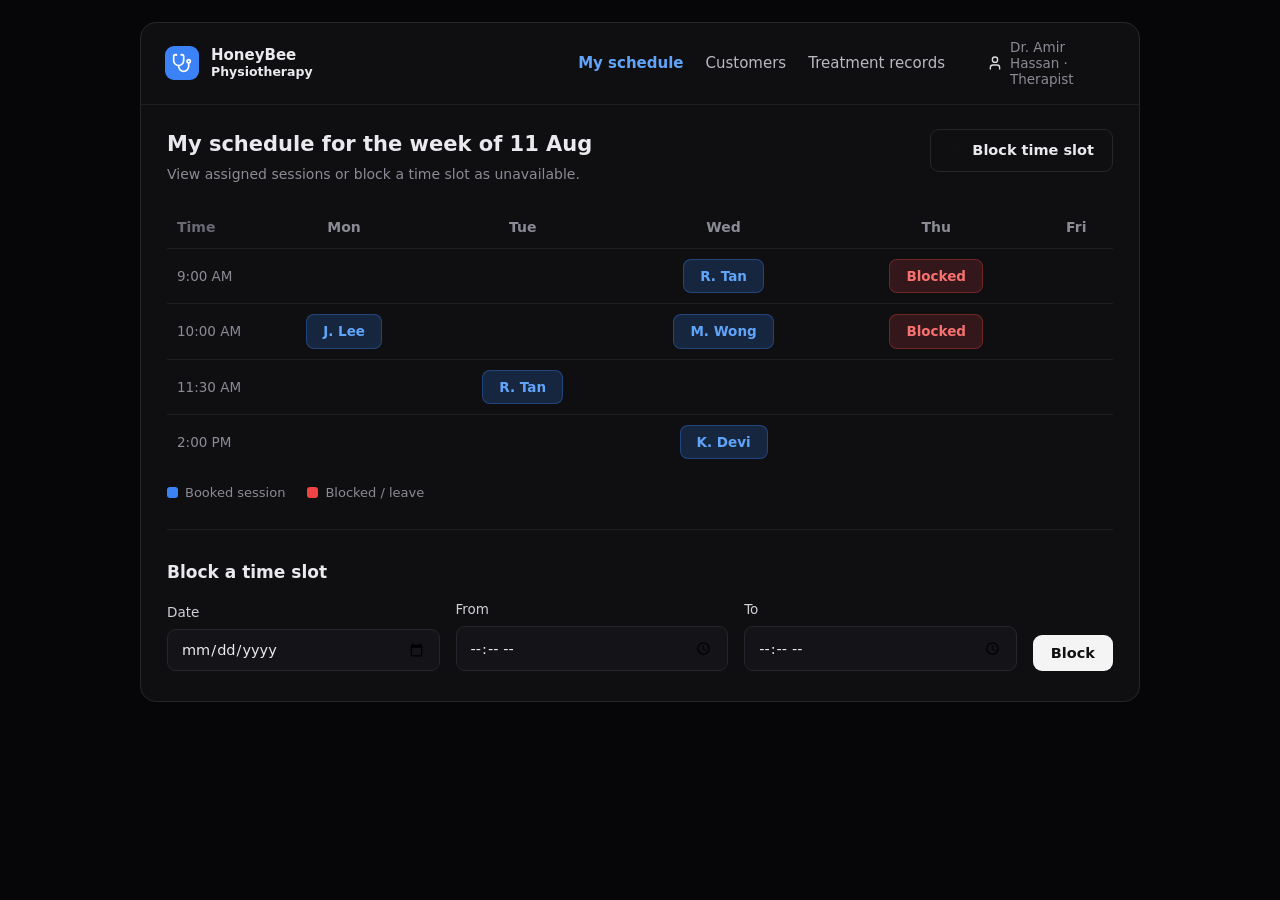
<file: therapist/schedule.html>
<!DOCTYPE html>
<html lang="en">
<head>
<meta charset="utf-8">
<meta name="viewport" content="width=device-width, initial-scale=1">
<title>My Schedule - PCMS</title>
<link rel="stylesheet" href="../styles.css">
</head>
<body>
<div class="app" data-page="ther-schedule">
  <header class="topbar">
    <a class="brand" href="../index.html"><span class="brand-icon"><svg class="icon"><use href="../icons.svg#stethoscope"/></svg></span><span>HoneyBee<br><small>Physiotherapy</small></span></a>
    <nav class="nav">
      <a class="active" href="schedule.html">My schedule</a>
      <a href="../receptionist/customers.html">Customers</a>
      <a href="treatment-record.html">Treatment records</a>
    </nav>
    <div class="user"><svg class="icon avatar"><use href="../icons.svg#user"/></svg> Dr. Amir Hassan · Therapist</div>
  </header>

  <main>
    <div class="page-head">
      <div>
        <h1>My schedule for the week of 11 Aug</h1>
        <p>View assigned sessions or block a time slot as unavailable.</p>
      </div>
      <div class="spacer"></div>
      <a class="btn btn-ghost" href="#block"><svg class="icon"><use href="../icons.svg#calendar"/></svg> Block time slot</a>
    </div>

    <table class="sched">
      <thead>
        <tr><th class="corner">Time</th><th>Mon</th><th>Tue</th><th>Wed</th><th>Thu</th><th>Fri</th></tr>
      </thead>
      <tbody id="therSchedBody"></tbody>
    </table>

    <div class="legend">
      <span><span class="dot dot-blue"></span>Booked session</span>
      <span><span class="dot dot-red"></span>Blocked / leave</span>
    </div>

    <hr class="divider">

    <h2 class="section" id="block">Block a time slot</h2>
    <div class="row" style="grid-template-columns: 1fr 1fr 1fr auto; align-items:end;">
      <div class="field"><label for="blkDate">Date</label><input class="input" id="blkDate" type="date"></div>
      <div class="field"><label for="blkFrom">From</label><input class="input" id="blkFrom" type="time"></div>
      <div class="field"><label for="blkTo">To</label><input class="input" id="blkTo" type="time"></div>
      <button class="btn" id="blkAdd" type="button">Block</button>
    </div>
  </main>
</div>
<script src="../app.js"></script>
</body>
</html>
</file>
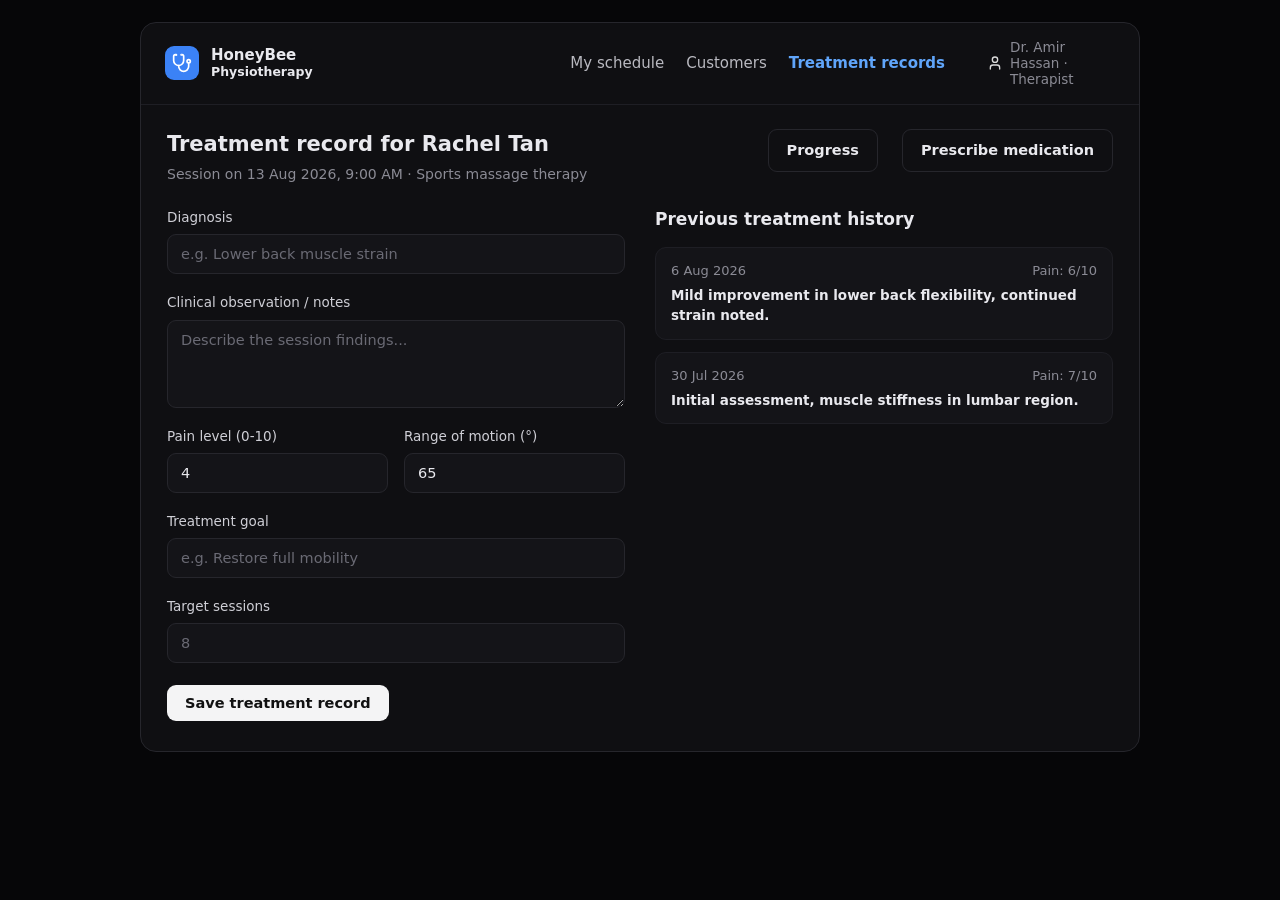
<file: therapist/treatment-record.html>
<!DOCTYPE html>
<html lang="en">
<head>
<meta charset="utf-8">
<meta name="viewport" content="width=device-width, initial-scale=1">
<title>Treatment record - PCMS</title>
<link rel="stylesheet" href="../styles.css">
</head>
<body>
<div class="app" data-page="treatment">
  <header class="topbar">
    <a class="brand" href="../index.html"><span class="brand-icon"><svg class="icon"><use href="../icons.svg#stethoscope"/></svg></span><span>HoneyBee<br><small>Physiotherapy</small></span></a>
    <nav class="nav">
      <a href="schedule.html">My schedule</a>
      <a href="../receptionist/customers.html">Customers</a>
      <a class="active" href="treatment-record.html">Treatment records</a>
    </nav>
    <div class="user"><svg class="icon avatar"><use href="../icons.svg#user"/></svg> Dr. Amir Hassan · Therapist</div>
  </header>

  <main>
    <div class="page-head">
      <div>
        <h1>Treatment record for Rachel Tan</h1>
        <p>Session on 13 Aug 2026, 9:00 AM · Sports massage therapy</p>
      </div>
      <div class="spacer"></div>
      <a class="btn btn-ghost" href="progress.html">Progress</a>
      <a class="btn btn-ghost" href="medication.html" style="margin-left:8px;">Prescribe medication</a>
    </div>

    <div class="split">
      <div>
        <div class="field" style="margin-bottom:18px;">
          <label for="trDiagnosis">Diagnosis</label>
          <input class="input" id="trDiagnosis" placeholder="e.g. Lower back muscle strain">
        </div>
        <div class="field" style="margin-bottom:18px;">
          <label for="trNotes">Clinical observation / notes</label>
          <textarea class="input" id="trNotes" rows="4" placeholder="Describe the session findings..."></textarea>
        </div>
        <div class="row row-2" style="margin-bottom:18px;">
          <div class="field"><label for="trPain">Pain level (0-10)</label><input class="input" id="trPain" type="number" min="0" max="10" value="4"></div>
          <div class="field"><label>Range of motion (°)</label><input class="input" type="number" value="65"></div>
        </div>
        <div class="field" style="margin-bottom:18px;">
          <label>Treatment goal</label>
          <input class="input" placeholder="e.g. Restore full mobility">
        </div>
        <div class="field" style="margin-bottom:22px;">
          <label>Target sessions</label>
          <input class="input" type="number" placeholder="8">
        </div>
        <button class="btn" id="saveRecord" type="button">Save treatment record</button>
      </div>

      <div>
        <h2 class="section" style="margin-top:0;">Previous treatment history</h2>
        <div id="trHistory">
          <div class="history-card">
            <div class="hc-head"><span>6 Aug 2026</span><span>Pain: 6/10</span></div>
            <div class="hc-body">Mild improvement in lower back flexibility, continued strain noted.</div>
          </div>
          <div class="history-card">
            <div class="hc-head"><span>30 Jul 2026</span><span>Pain: 7/10</span></div>
            <div class="hc-body">Initial assessment, muscle stiffness in lumbar region.</div>
          </div>
        </div>
      </div>
    </div>
  </main>
</div>
<script src="../app.js"></script>
</body>
</html>
</file>
<file: styles.css>
/* PCMS prototype for HoneyBee Physiotherapy Centre
   Single stylesheet, dark theme, no dependencies. */

:root {
  --bg: #060608;
  --card: #0f0f12;
  --panel: #141418;
  --panel-2: #1a1a20;
  --border: #26262c;
  --border-soft: #1e1e24;
  --text: #e9e9ee;
  --muted: #8b8b95;
  --muted-2: #6a6a74;
  --blue: #3b82f6;
  --blue-2: #60a5fa;
  --green: #22c55e;
  --green-2: #4ade80;
  --amber: #f59e0b;
  --amber-2: #fbbf24;
  --red: #ef4444;
  --red-2: #f87171;
  --white-btn: #f4f4f5;
  --radius: 16px;
}

* { box-sizing: border-box; }

body {
  margin: 0;
  background: var(--bg);
  color: var(--text);
  font-family: system-ui, -apple-system, "Segoe UI", Roboto, Helvetica, Arial, sans-serif;
  font-size: 15px;
  line-height: 1.5;
  -webkit-font-smoothing: antialiased;
  padding: 22px;
}

a { color: var(--blue-2); text-decoration: none; }
a:hover { text-decoration: underline; }

/* ---- App shell (single floating card) ---- */
.app {
  max-width: 1000px;
  margin: 0 auto;
  background: var(--card);
  border: 1px solid var(--border);
  border-radius: var(--radius);
  overflow: hidden;
}

/* ---- Top bar ---- */
.topbar {
  display: flex;
  align-items: center;
  gap: 20px;
  padding: 16px 24px;
  border-bottom: 1px solid var(--border-soft);
}
.brand { display: flex; align-items: center; gap: 12px; font-weight: 700; line-height: 1.15; color: var(--text); text-decoration: none; }
a.brand:hover { text-decoration: none; opacity: .9; }
.brand-icon {
  width: 34px; height: 34px; flex: none;
  background: var(--blue);
  border-radius: 9px;
  display: grid; place-items: center;
  font-size: 17px;
}
.brand small { display: block; font-weight: 700; }
nav.nav { display: flex; gap: 22px; margin-left: auto; }
nav.nav a { color: #b9b9c0; font-weight: 500; }
nav.nav a:hover { color: #fff; text-decoration: none; }
nav.nav a.active { color: var(--blue-2); font-weight: 600; }
.user {
  display: flex; align-items: center; gap: 7px;
  color: var(--muted); font-size: 13.5px; line-height: 1.2;
  padding-left: 22px; max-width: 150px;
}
.user .avatar { opacity: .85; }

/* ---- Icons (monochrome white, external sprite) ---- */
.icon { width: 16px; height: 16px; display: inline-block; vertical-align: -3px; color: #fff; flex: none; }
.brand-icon .icon { width: 20px; height: 20px; }
.btn .icon, .btn-ghost .icon, .btn-dark .icon { width: 15px; height: 15px; vertical-align: -2px; }
.btn .icon { color: #111; }
.role-links .icon { width: 14px; height: 14px; }
.login-error {
  display: none; margin: -4px 0 16px;
  color: var(--red-2); background: rgba(239,68,68,.10);
  border: 1px solid rgba(239,68,68,.30);
  border-radius: 9px; padding: 9px 12px; font-size: 13.5px;
}

/* ---- Main content ---- */
main { padding: 24px 26px 30px; }
.page-head { display: flex; align-items: flex-start; gap: 16px; margin-bottom: 22px; }
.page-head h1 { font-size: 21px; margin: 0 0 4px; font-weight: 700; }
.page-head p { margin: 0; color: var(--muted); font-size: 14px; }
.page-head .spacer { margin-left: auto; }

h2.section { font-size: 17px; margin: 30px 0 14px; font-weight: 700; }

/* ---- Buttons ---- */
.btn {
  display: inline-flex; align-items: center; gap: 8px;
  background: var(--white-btn); color: #111;
  border: none; border-radius: 9px;
  padding: 10px 18px; font-size: 14.5px; font-weight: 600;
  cursor: pointer; font-family: inherit; text-decoration: none;
}
.btn:hover { background: #fff; text-decoration: none; }
.btn-dark {
  background: var(--panel-2); color: var(--text);
  border: 1px solid var(--border);
}
.btn-dark:hover { background: #24242c; }
.btn-ghost {
  background: transparent; color: var(--text);
  border: 1px solid var(--border);
}
.btn-ghost:hover { background: var(--panel); }
.btn-full { width: 100%; justify-content: center; }

/* ---- Inputs ---- */
.field { display: flex; flex-direction: column; gap: 7px; }
.field label { font-size: 13.5px; color: #cfcfd6; font-weight: 500; }
.input, select.input {
  background: var(--panel); color: var(--text);
  border: 1px solid var(--border);
  border-radius: 9px; padding: 11px 13px;
  font-size: 14.5px; font-family: inherit; width: 100%;
}
.input::placeholder { color: var(--muted-2); }
.input:focus, select.input:focus { outline: none; border-color: var(--blue); }
select.input { appearance: auto; }
.row { display: grid; gap: 16px; }
.row-3 { grid-template-columns: repeat(3, 1fr); }
.row-2 { grid-template-columns: repeat(2, 1fr); }

/* ---- Search bar ---- */
.searchbar { display: flex; gap: 12px; margin: 4px 0 8px; }
.searchbar .input { flex: 1; }
.icon-btn {
  width: 46px; flex: none;
  background: var(--panel-2); border: 1px solid var(--border);
  border-radius: 9px; color: var(--text);
  display: grid; place-items: center; cursor: pointer; font-size: 15px;
}

/* ---- Tables ---- */
table.data { width: 100%; border-collapse: collapse; margin-top: 8px; }
table.data th {
  text-align: left; font-weight: 500; color: var(--muted);
  font-size: 13px; padding: 10px 12px; border-bottom: 1px solid var(--border-soft);
}
table.data td {
  padding: 14px 12px; border-bottom: 1px solid var(--border-soft);
  font-size: 14px; vertical-align: middle;
}
table.data tr:last-child td { border-bottom: none; }
table.data td.name, table.data td strong { font-weight: 600; color: #fff; }
table.data td.right, table.data th.right { text-align: right; }
table.data td.num { font-variant-numeric: tabular-nums; }

/* ---- Pills / chips / tags ---- */
.pill {
  display: inline-block; padding: 3px 11px; border-radius: 999px;
  font-size: 12.5px; font-weight: 600;
}
.pill-amber { color: var(--amber-2); background: rgba(245,158,11,.12); }
.pill-green { color: var(--green-2); background: rgba(34,197,94,.12); }
.pill-grey  { color: var(--muted); background: rgba(255,255,255,.06); }
.pill-red   { color: var(--red-2); background: rgba(239,68,68,.12); }

.chip {
  display: inline-block; padding: 4px 12px; border-radius: 8px;
  font-size: 13px; font-weight: 600;
}
.chip-amber { color: var(--amber-2); background: rgba(245,158,11,.14); }
.chip-blue  { color: var(--blue-2); background: rgba(59,130,246,.16); }

.tag {
  display: inline-block; padding: 4px 11px; border-radius: 7px;
  font-size: 12.5px; font-weight: 600;
  color: var(--blue-2); background: rgba(59,130,246,.16);
}

.muted { color: var(--muted); }
.chk { color: var(--muted); font-size: 13px; }

/* ---- Banners ---- */
.banner {
  display: flex; gap: 11px; align-items: flex-start;
  padding: 14px 16px; border-radius: 11px; margin-top: 22px;
  font-size: 14px; line-height: 1.45;
}
.banner .ico { font-size: 15px; flex: none; margin-top: 1px; }
.banner-blue { background: rgba(59,130,246,.10); border: 1px solid rgba(59,130,246,.28); color: #c7dbfb; }
.banner-blue .ico { color: var(--blue-2); }
.banner-red { background: rgba(239,68,68,.10); border: 1px solid rgba(239,68,68,.30); color: #f4c6c6; }
.banner-red .ico { color: var(--red-2); }
.banner-green { background: rgba(34,197,94,.10); border: 1px solid rgba(34,197,94,.28); color: #c1e6cd; }

/* ---- Stat cards ---- */
.stat-grid { display: grid; grid-template-columns: repeat(4, 1fr); gap: 16px; }
.stat-card {
  background: var(--panel); border: 1px solid var(--border-soft);
  border-radius: 12px; padding: 16px 18px;
}
.stat-card .label { color: var(--muted); font-size: 13.5px; margin-bottom: 8px; }
.stat-card .value { font-size: 30px; font-weight: 700; line-height: 1.1; }
.stat-card .delta { font-size: 13px; margin-top: 6px; }
.delta-green { color: var(--green-2); }
.value-green { color: var(--green-2); }
.value-red { color: var(--red-2); }

/* ---- Two-column layout (treatment record, progress, dashboard) ---- */
.split { display: grid; grid-template-columns: 1fr 1fr; gap: 30px; align-items: start; }
.split-wide { grid-template-columns: 1.1fr .9fr; }

/* history cards */
.history-card {
  background: var(--panel); border: 1px solid var(--border-soft);
  border-radius: 11px; padding: 13px 15px; margin-bottom: 12px;
}
.history-card .hc-head { display: flex; justify-content: space-between; font-size: 13px; color: var(--muted); margin-bottom: 5px; }
.history-card .hc-body { font-weight: 600; font-size: 13.5px; }

/* schedule grid */
table.sched { width: 100%; border-collapse: collapse; }
table.sched th { color: var(--muted); font-weight: 600; font-size: 14px; padding: 10px; text-align: center; }
table.sched th.corner { text-align: left; color: var(--muted-2); }
table.sched td { padding: 10px; border-top: 1px solid var(--border-soft); height: 54px; text-align: center; }
table.sched td.time { color: var(--muted); font-size: 13.5px; text-align: left; width: 90px; }
.slot {
  display: inline-block; padding: 6px 16px; border-radius: 8px;
  font-size: 13.5px; font-weight: 600;
}
.slot-booked { background: rgba(59,130,246,.20); color: var(--blue-2); border: 1px solid rgba(59,130,246,.35); }
.slot-blocked { background: rgba(239,68,68,.16); color: var(--red-2); border: 1px solid rgba(239,68,68,.32); }
.slot-green { background: rgba(34,197,94,.16); color: var(--green-2); border: 1px solid rgba(34,197,94,.32); line-height: 1.35; }
.slot-booked.two, .slot-green.two { line-height: 1.35; padding: 7px 16px; }
.dot-green { background: var(--green); }

/* Invoice summary */
.invoice-summary { margin-left: auto; width: 280px; max-width: 100%; margin-top: 10px; }
.invoice-summary .line { display: flex; justify-content: space-between; padding: 6px 0; color: var(--muted); }
.invoice-summary .line span:last-child { color: var(--text); font-variant-numeric: tabular-nums; }
.invoice-summary .total { border-top: 1px solid var(--border-soft); margin-top: 6px; padding-top: 12px; font-weight: 700; font-size: 18px; }
.invoice-summary .total span { color: var(--text); }
.amt-red { color: var(--red-2); }
.legend { display: flex; gap: 22px; margin-top: 14px; font-size: 13px; color: var(--muted); }
.legend .dot { display: inline-block; width: 11px; height: 11px; border-radius: 3px; margin-right: 7px; vertical-align: -1px; }
.dot-blue { background: var(--blue); }
.dot-red { background: var(--red); }

.divider { border: none; border-top: 1px solid var(--border-soft); margin: 26px 0; }

/* chart wrapper */
.chart-box { margin-top: 10px; }
.chart-box svg { width: 100%; height: auto; display: block; }

/* ---- Login ---- */
.login-wrap { min-height: 80vh; display: grid; place-items: center; }
.login-card {
  width: 380px; max-width: 100%;
  background: var(--card); border: 1px solid var(--border);
  border-radius: 16px; padding: 32px 30px;
}
.login-logo { display: grid; place-items: center; margin-bottom: 16px; }
.login-logo .brand-icon { width: 46px; height: 46px; font-size: 22px; border-radius: 12px; }
.login-card h1 { text-align: center; font-size: 20px; margin: 0 0 2px; }
.login-card .sub { text-align: center; color: var(--muted); font-weight: 600; font-size: 13px; margin-bottom: 22px; }
.login-card .field { margin-bottom: 16px; }
.login-card .forgot { text-align: right; font-size: 13px; margin: -6px 0 18px; }
.login-sep { text-align: center; color: var(--muted-2); font-size: 12px; text-transform: lowercase; margin: 20px 0 14px; position: relative; }
.role-links { display: flex; justify-content: center; gap: 22px; font-size: 13.5px; }
.role-links a { color: #cfcfd6; }
.role-links a:hover { color: var(--blue-2); text-decoration: none; }

@media (max-width: 720px) {
  .stat-grid { grid-template-columns: repeat(2, 1fr); }
  .split, .split-wide { grid-template-columns: 1fr; }
  .row-3 { grid-template-columns: 1fr; }
  nav.nav { gap: 14px; font-size: 13px; }
  .topbar { flex-wrap: wrap; }
}

/* ---- Toast notifications ---- */
.pcms-toast {
  position: fixed; left: 50%; bottom: 26px; transform: translate(-50%, 20px);
  background: var(--panel-2); color: var(--text);
  border: 1px solid var(--border); border-left: 3px solid var(--blue);
  border-radius: 10px; padding: 12px 18px; font-size: 14px; font-weight: 500;
  box-shadow: 0 10px 30px rgba(0,0,0,.5); max-width: 90vw;
  opacity: 0; pointer-events: none; transition: opacity .22s ease, transform .22s ease;
  z-index: 1000;
}
.pcms-toast.show { opacity: 1; transform: translate(-50%, 0); }
.pcms-toast-green { border-left-color: var(--green); }
.pcms-toast-red { border-left-color: var(--red); }

/* ---- Report bar chart (CSS bars, no dependencies) ---- */
.bar-chart { margin-top: 10px; display: flex; flex-direction: column; gap: 12px; }
.bar-row { display: grid; grid-template-columns: 180px 1fr 90px; align-items: center; gap: 12px; }
.bar-label { font-size: 13.5px; color: #cfcfd6; }
.bar-track { background: var(--panel); border: 1px solid var(--border-soft); border-radius: 7px; height: 22px; overflow: hidden; }
.bar-fill { height: 100%; background: var(--blue); border-radius: 6px 0 0 6px; min-width: 2px; }
.bar-val { text-align: right; font-size: 13.5px; font-variant-numeric: tabular-nums; color: var(--text); }
@media (max-width: 720px) {
  .bar-row { grid-template-columns: 120px 1fr 70px; gap: 8px; }
}

/* ---- Invoice line-item remove button ---- */
.linedel {
  margin-left: 10px; width: 22px; height: 22px; line-height: 1;
  border: 1px solid var(--border); background: var(--panel-2);
  color: var(--muted); border-radius: 6px; cursor: pointer;
  font-size: 15px; vertical-align: middle;
}
.linedel:hover { color: var(--red-2); border-color: var(--red); }

/* ---- Print: show only the invoice ---- */
@media print {
  body { background: #fff; color: #000; padding: 0; }
  .topbar, .page-head p, #billActions, .pcms-toast, .linedel { display: none !important; }
  .app { border: none; max-width: 100%; }
  table.data td, table.data th { color: #000 !important; border-color: #ccc !important; }
  .invoice-summary .line, .invoice-summary .line span, .invoice-summary .total span,
  .amt-red { color: #000 !important; }
}
</file>
